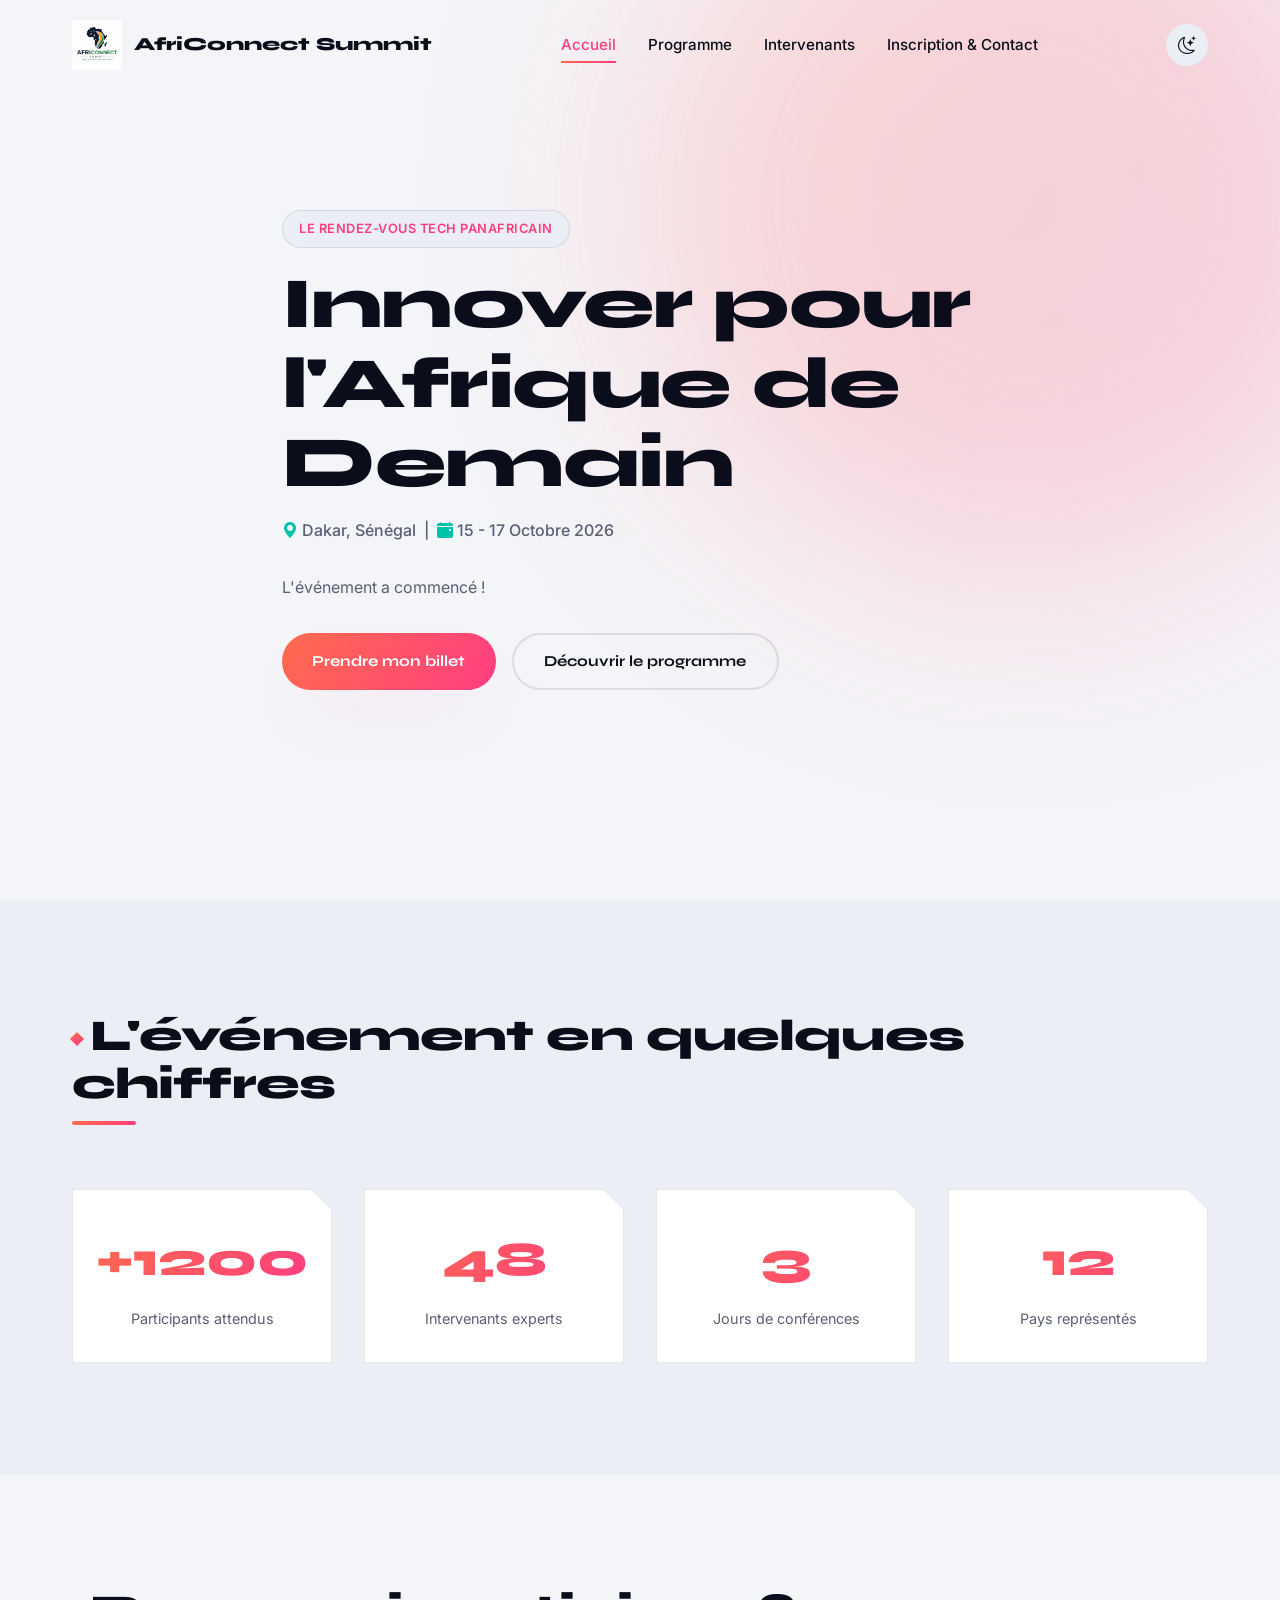
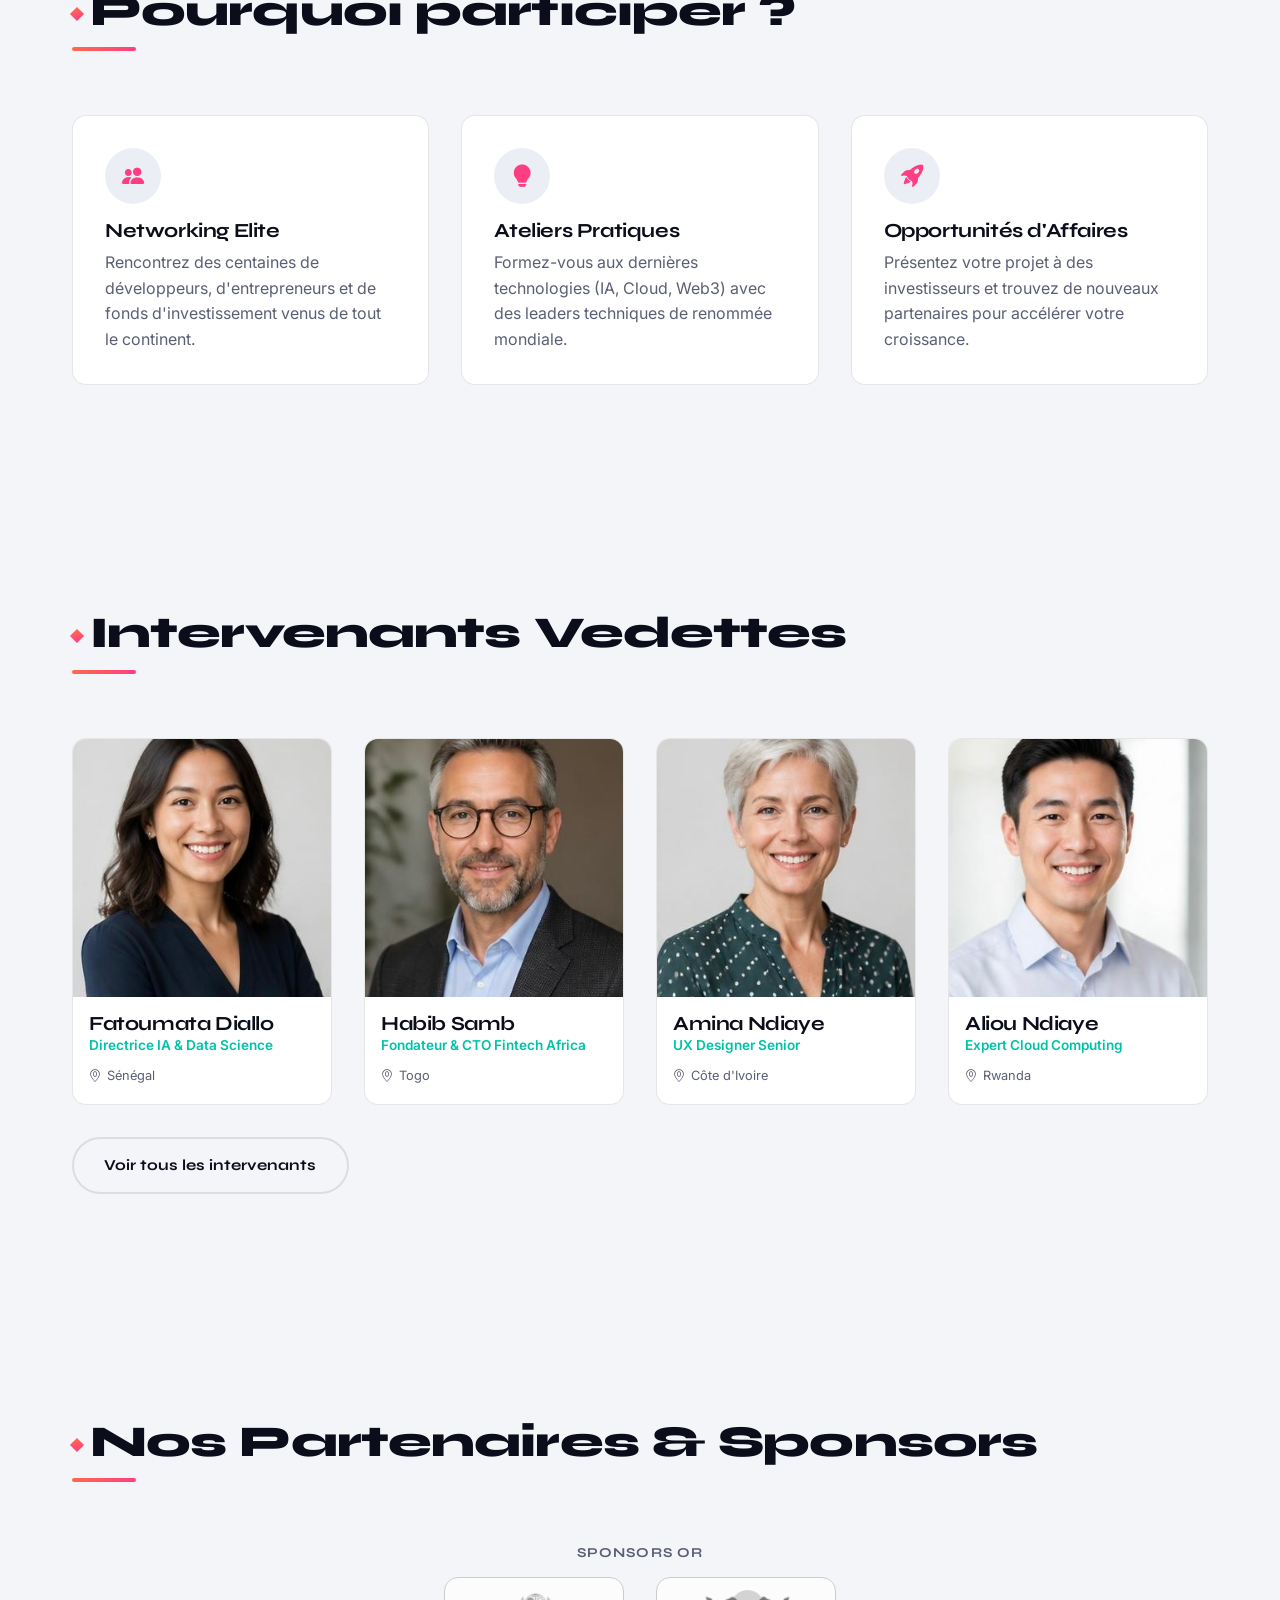
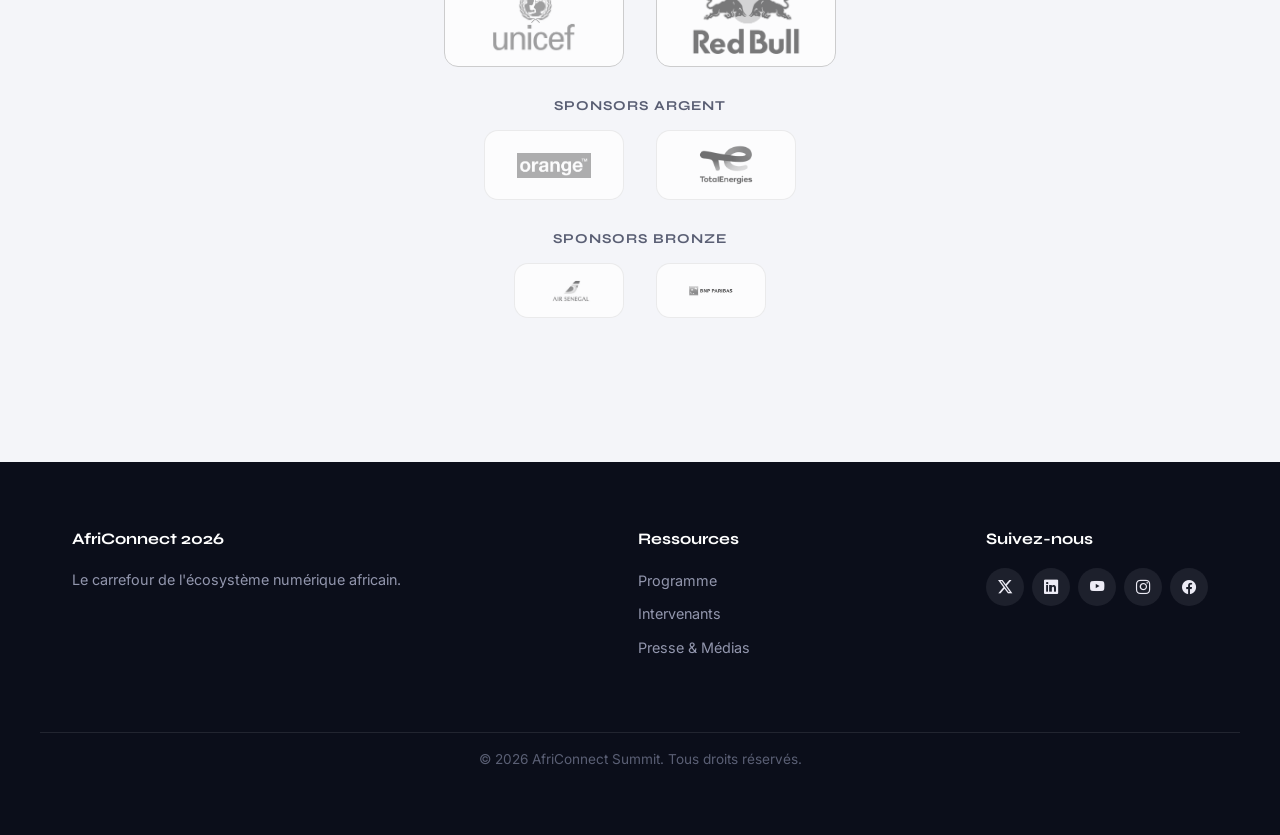
<file: index.html>
<!DOCTYPE html>
<html lang="fr" data-theme="light">
<head>
    <meta charset="UTF-8">
    <meta name="viewport" content="width=device-width, initial-scale=1.0">
    <title>AfriConnect Summit 2026 - Accueil</title>
    <link rel="preconnect" href="https://fonts.googleapis.com">
    <link rel="preconnect" href="https://fonts.gstatic.com" crossorigin>
    <link href="https://fonts.googleapis.com/css2?family=Inter:wght@300;400;500;600&family=Syne:wght@700;800&display=swap" rel="stylesheet">
    <link rel="stylesheet" href="https://cdn.jsdelivr.net/npm/bootstrap-icons@1.11.3/font/bootstrap-icons.min.css">
    <link rel="stylesheet" href="css/style.css">
</head>
<body>
    <canvas id="starfield"></canvas>

    <header class="main-header">
        <nav class="navbar" aria-label="Navigation principale">
            <a href="index.html" class="logo">
                <img
                 src="images/logo africonnect.jpeg" 
                 alt="AfriConnect Summit"
                 />
                 AfriConnect Summit
            </a>
            
            <div class="nav-links" id="navLinks">
                <a href="index.html" class="active">Accueil</a>
                <a href="programme.html">Programme</a>
                <a href="intervenants.html">Intervenants</a>
                <a href="contact.html">Inscription & Contact</a>
            </div>

            <div class="nav-actions">
                <button id="themeToggle" class="theme-btn" aria-label="Changer de thème">
                    <i class="bi bi-moon-stars"></i>
                </button>
                <button class="hamburger" id="hamburgerMenu" aria-label="Ouvrir le menu">
                    <i class="bi bi-list"></i>
                </button>
            </div>
        </nav>
    </header>

    <main>
        <section class="hero-section">
            <div class="hero-content">
                <span class="badge">Le Rendez-vous Tech Panafricain</span>
                <h1>Innover pour l'Afrique de Demain</h1>
                <p class="hero-meta"><i class="bi bi-geo-alt-fill"></i> Dakar, Sénégal &nbsp;|&nbsp; <i class="bi bi-calendar-event-fill"></i> 15 - 17 Octobre 2026</p>
                
                <div class="countdown-container" id="countdown">
                    <div class="countdown-item">
                        <span id="days">0</span>
                        <small>Jours</small>
                    </div>
                    <div class="countdown-item">
                        <span id="hours">0</span>
                        <small>Heures</small>
                    </div>
                    <div class="countdown-item">
                        <span id="minutes">0</span>
                        <small>Minutes</small>
                    </div>
                    <div class="countdown-item">
                        <span id="seconds">0</span>
                        <small>Secondes</small>
                    </div>
                </div>

                <div class="hero-ctas">
                    <a href="contact.html" class="btn btn-primary">Prendre mon billet</a>
                    <a href="programme.html" class="btn btn-secondary">Découvrir le programme</a>
                </div>
            </div>
        </section>

        <section class="stats-section section-scroll-animate">
            <div class="container">
                <h2 class="section-title">L'événement en quelques chiffres</h2>
                <div class="stats-grid">
                    <div class="stat-card">
                        <span class="stat-number" data-target="1200">+1200</span>
                        <p class="stat-label">Participants attendus</p>
                    </div>
                    <div class="stat-card">
                        <span class="stat-number" data-target="48">48</span>
                        <p class="stat-label">Intervenants experts</p>
                    </div>
                    <div class="stat-card">
                        <span class="stat-number" data-target="3">3</span>
                        <p class="stat-label">Jours de conférences</p>
                    </div>
                    <div class="stat-card">
                        <span class="stat-number" data-target="12">12</span>
                        <p class="stat-label">Pays représentés</p>
                    </div>
                </div>
            </div>
        </section>

        <section class="benefits-section section-scroll-animate">
            <div class="container">
                <h2 class="section-title">Pourquoi participer ?</h2>
                <div class="benefits-flex">
                    <div class="benefit-card">
                        <div class="benefit-icon"><i class="bi bi-people-fill"></i></div>
                        <h3>Networking Elite</h3>
                        <p>Rencontrez des centaines de développeurs, d'entrepreneurs et de fonds d'investissement venus de tout le continent.</p>
                    </div>
                    <div class="benefit-card">
                        <div class="benefit-icon"><i class="bi bi-lightbulb-fill"></i></div>
                        <h3>Ateliers Pratiques</h3>
                        <p>Formez-vous aux dernières technologies (IA, Cloud, Web3) avec des leaders techniques de renommée mondiale.</p>
                    </div>
                    <div class="benefit-card">
                        <div class="benefit-icon"><i class="bi bi-rocket-takeoff-fill"></i></div>
                        <h3>Opportunités d'Affaires</h3>
                        <p>Présentez votre projet à des investisseurs et trouvez de nouveaux partenaires pour accélérer votre croissance.</p>
                    </div>
                </div>
            </div>
        </section>

        <section class="featured-speakers section-scroll-animate">
            <div class="container">
                <h2 class="section-title">Intervenants Vedettes</h2>
                <div class="speakers-grid">

    <article class="speaker-card">
        <div class="speaker-img-wrapper">
            <img src="images/femme1.jpeg" alt="Photo de Fatoumata Diallo" loading="lazy">
        </div>
        <div class="speaker-info">
            <h3>Fatoumata Diallo</h3>
            <p class="speaker-role">Directrice IA & Data Science</p>
            <span class="speaker-country"><i class="bi bi-geo-alt"></i> Sénégal</span>
        </div>
    </article>

    <article class="speaker-card">
        <div class="speaker-img-wrapper">
            <img src="images/homme1.jpeg" alt="Photo de Habib Samb" loading="lazy">
        </div>
        <div class="speaker-info">
            <h3>Habib Samb</h3>
            <p class="speaker-role">Fondateur & CTO Fintech Africa</p>
            <span class="speaker-country"><i class="bi bi-geo-alt"></i> Togo</span>
        </div>
    </article>

    <article class="speaker-card">
        <div class="speaker-img-wrapper">
            <img src="images/femme2.jpeg" alt="Photo de Amina Ndiaye" loading="lazy">
        </div>
        <div class="speaker-info">
            <h3>Amina Ndiaye</h3>
            <p class="speaker-role">UX Designer Senior</p>
            <span class="speaker-country"><i class="bi bi-geo-alt"></i> Côte d'Ivoire</span>
        </div>
    </article>

    <article class="speaker-card">
        <div class="speaker-img-wrapper">
            <img src="images/homme2.jpeg" alt="Photo de Aliou Ndiaye" loading="lazy">
        </div>
        <div class="speaker-info">
            <h3>Aliou Ndiaye</h3>
            <p class="speaker-role">Expert Cloud Computing</p>
            <span class="speaker-country"><i class="bi bi-geo-alt"></i> Rwanda</span>
        </div>
    </article>

</div>
                    <a href="intervenants.html" class="btn btn-secondary">Voir tous les intervenants</a>
                </div>
            </div>
        </section>

        <section class="sponsors-section section-scroll-animate">
            <div class="container">
                <h2 class="section-title">Nos Partenaires & Sponsors</h2>
                
                <div class="sponsor-tier gold-tier">
                    <h3>Sponsors Or</h3>
                    <div class="sponsors-flex">
                        <div class="sponsor-logo"><img src="images/Couleur-logo-UNICEF.jpg" alt="Logo Sponsor Or 1"></div>
                        <div class="sponsor-logo"><img src="images/Red-Bull-Logo.png" alt="Logo Sponsor Or 2"></div>
                    </div>
                </div>

                <div class="sponsor-tier silver-tier">
                    <h3>Sponsors Argent</h3>
                    <div class="sponsors-flex">
                        <div class="sponsor-logo"><img src="images/logo-orange.jpg" alt="Logo Sponsor Argent 1"></div>
                        <div class="sponsor-logo"><img src="images/total-energies-logo.png" alt="Logo Sponsor Argent 2"></div>
                    </div>
                </div>

                <div class="sponsor-tier bronze-tier">
                    <h3>Sponsors Bronze</h3>
                        <div class="sponsors-flex">
                    <div class="sponsor-logo"><img src="images/Air-Senegal.jpg" alt="Logo Sponsor Bronze 1"></div>
                        
                        <div class="sponsor-logo">                             
                            <img src="images/imagesbnp.jpg" alt="Logo Sponsor Bronze 2">
                        </div>
                </div>
            </div>
        </section>
    </main>

    <footer class="main-footer">
        <div class="container footer-grid">
            <div class="footer-col">
                <h4>AfriConnect 2026</h4>
                <p>Le carrefour de l'écosystème numérique africain.</p>
            </div>
            <div class="footer-col">
                <h4>Ressources</h4>
                <ul>
                    <li><a href="programme.html">Programme</a></li>
                    <li><a href="intervenants.html">Intervenants</a></li>
                    <li><a href="contact.html">Presse & Médias</a></li>
                </ul>
            </div>
            <div class="footer-col">
                <h4>Suivez-nous</h4>
                <div class="social-links">
                    <a href="#" aria-label="Suivez-nous sur X / Twitter"><i class="bi bi-twitter-x"></i></a>
                    <a href="#" aria-label="Suivez-nous sur LinkedIn"><i class="bi bi-linkedin"></i></a>
                    <a href="#" aria-label="Suivez-nous sur YouTube"><i class="bi bi-youtube"></i></a>
                    <a href="#" aria-label="Suivez-nous sur Instagram"><i class="bi bi-instagram"></i></a>
                    <a href="#" aria-label="Suivez-nous sur Facebook"><i class="bi bi-facebook"></i></a>
                </div>
            </div>
        </div>
        <div class="footer-bottom">
            <p>&copy; <span id="currentYear"></span> AfriConnect Summit. Tous droits réservés.</p>
        </div>
        <button id="scrollTopBtn" class="scroll-top-btn" aria-label="Retourner en haut de la page">
            <i class="bi bi-arrow-up-short"></i>
        </button>
    </footer>

    <script src="js/main.js"></script>
</body>
</html>
</file>
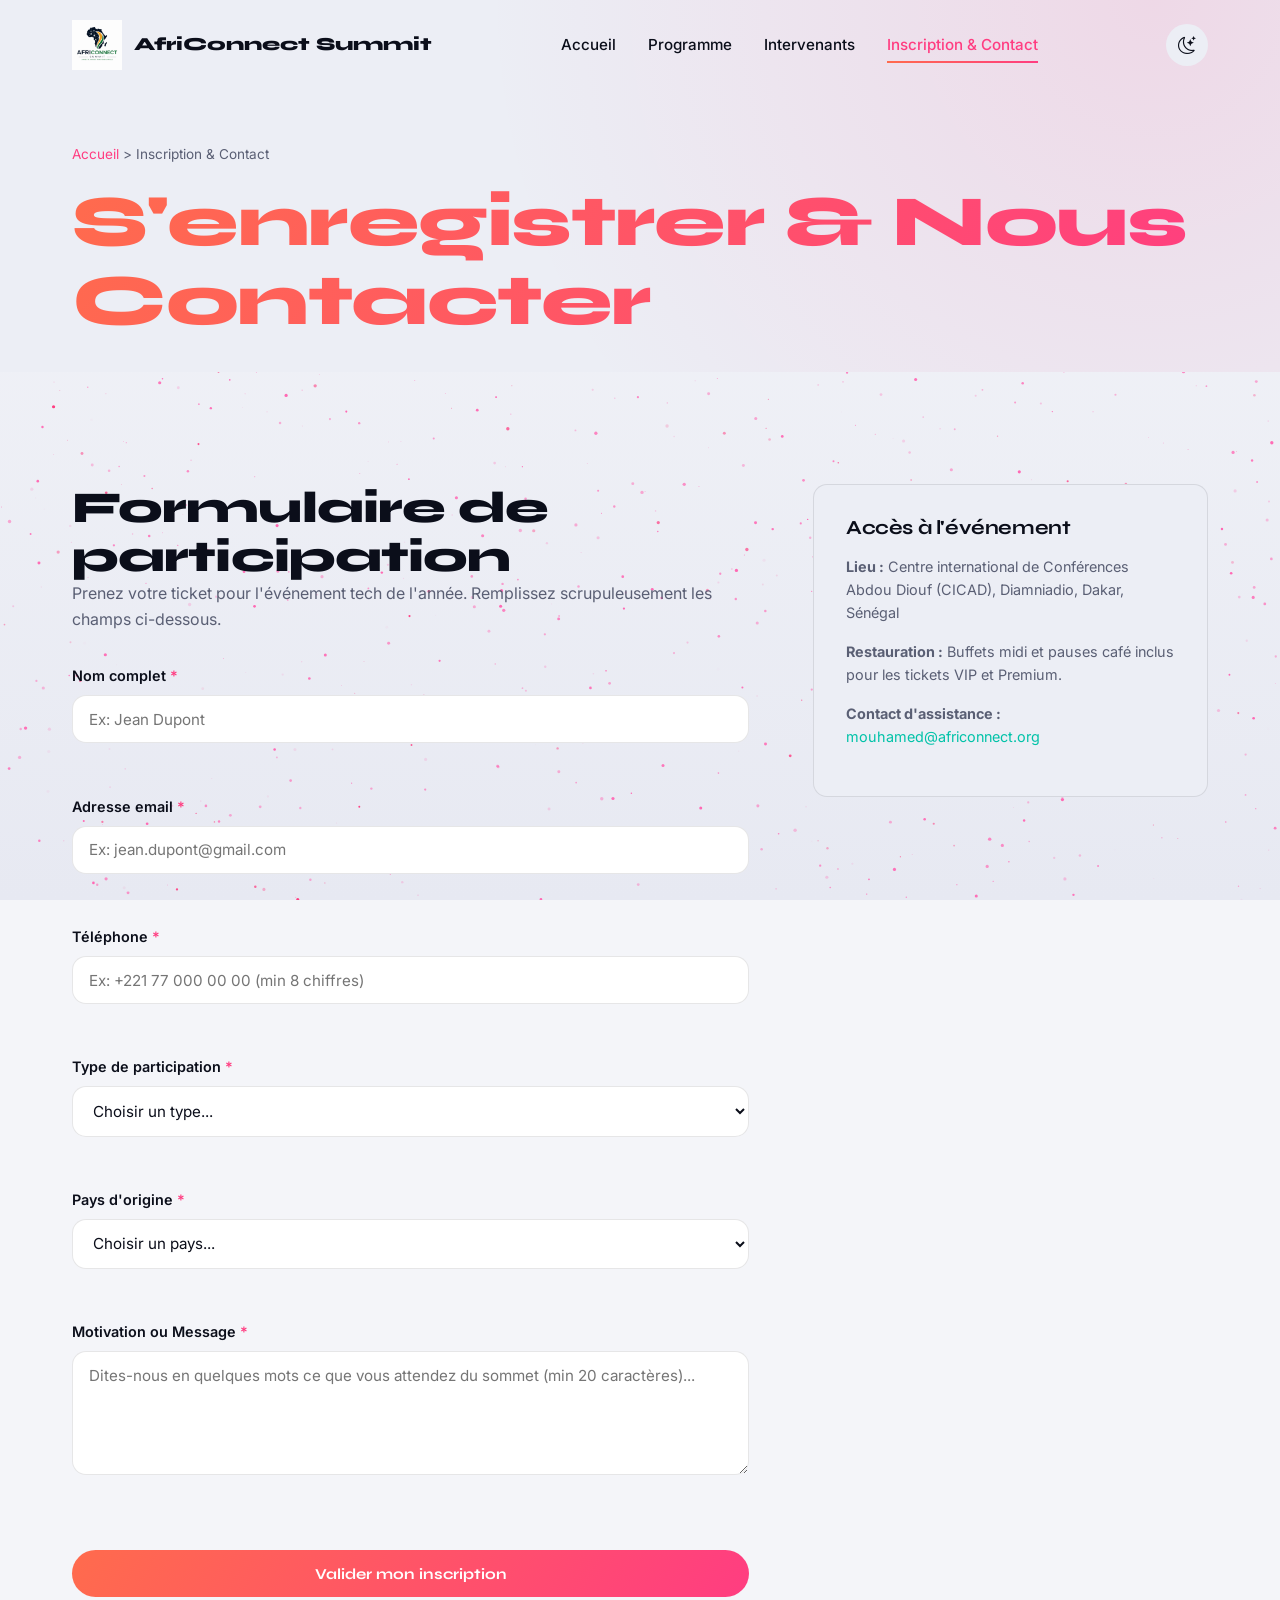
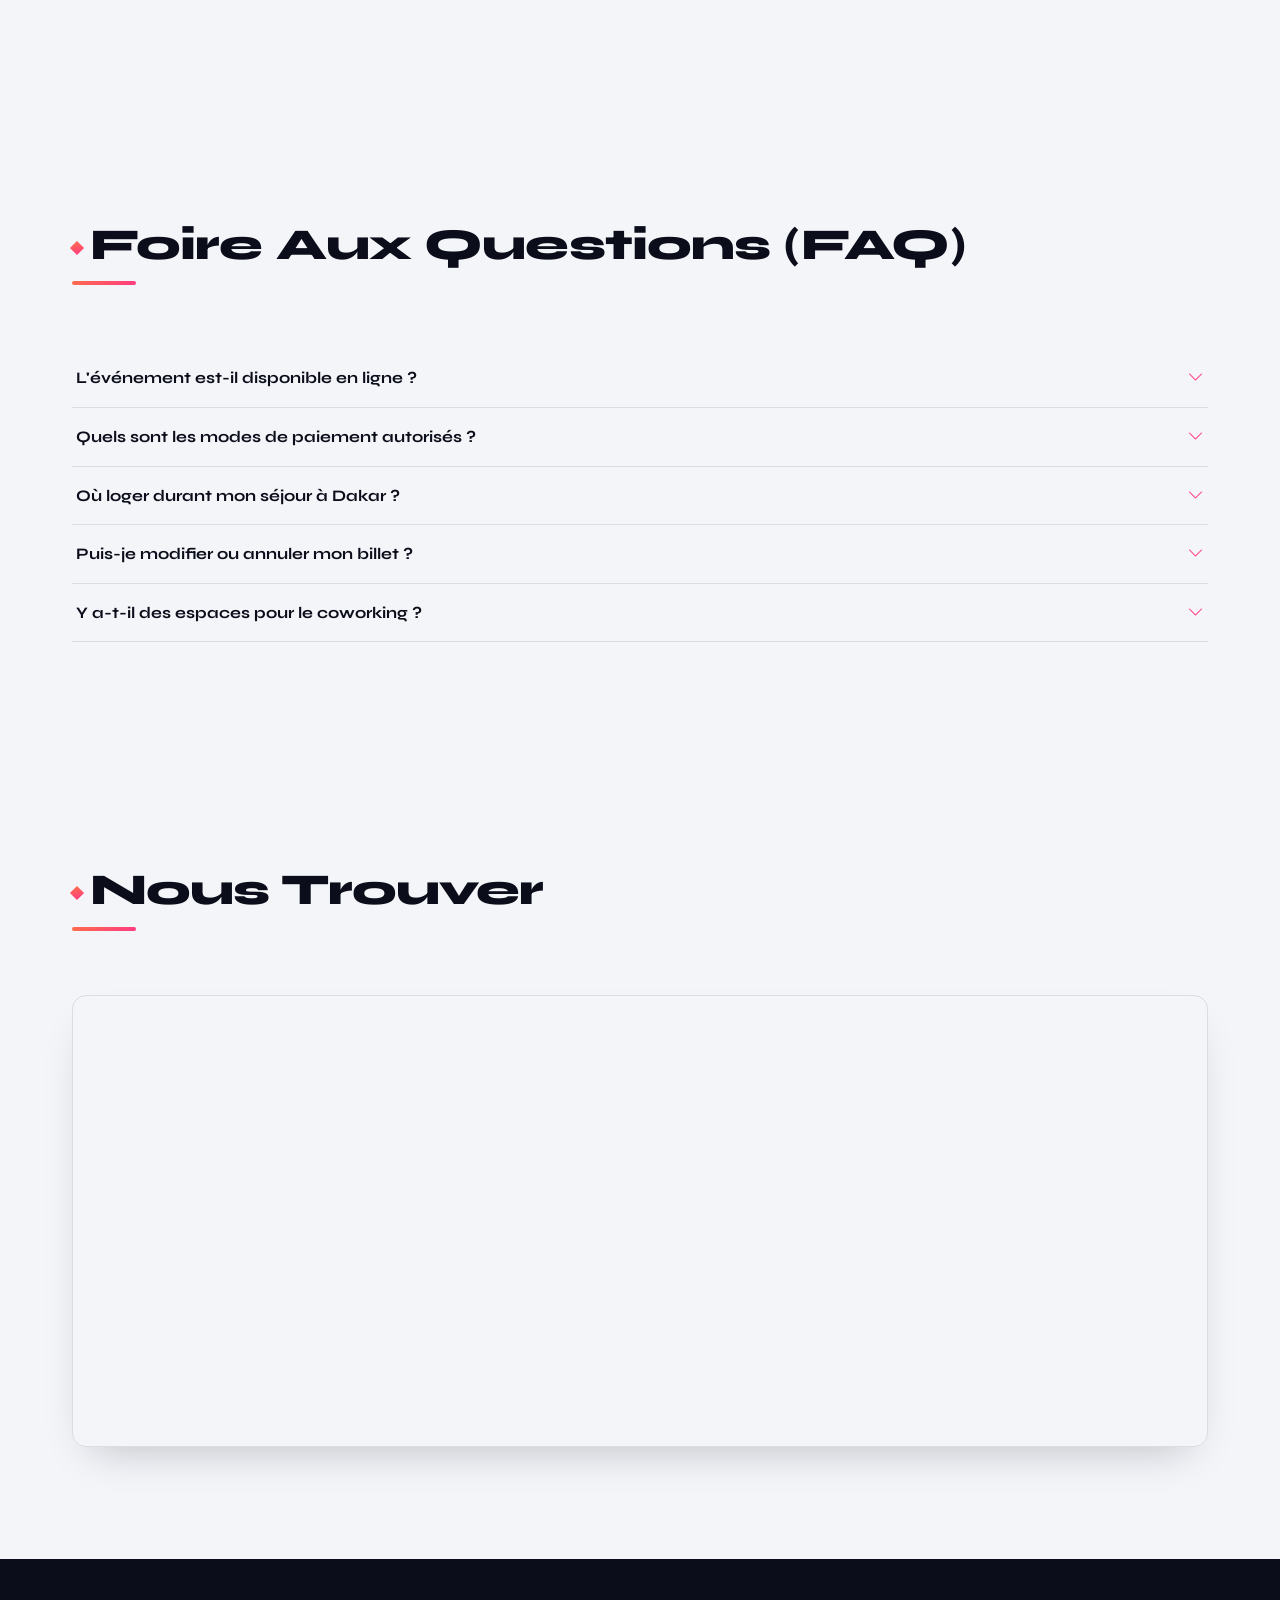
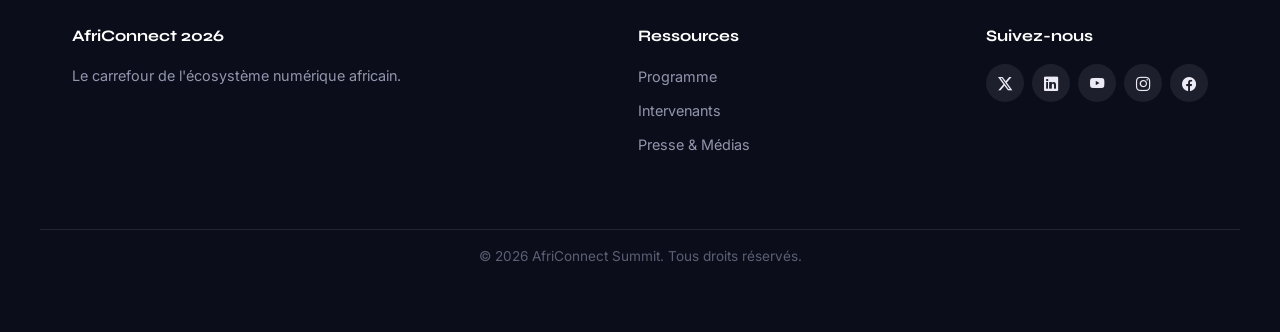
<file: contact.html>
<!doctype html>
<html lang="fr" data-theme="light">
  <head>
    <meta charset="UTF-8" />
    <meta name="viewport" content="width=device-width, initial-scale=1.0" />
    <title>Inscription & Contact - AfriConnect Summit 2026</title>
    <link rel="preconnect" href="https://fonts.googleapis.com" />
    <link rel="preconnect" href="https://fonts.gstatic.com" crossorigin />
    <link
      href="https://fonts.googleapis.com/css2?family=Inter:wght@300;400;500;600&family=Syne:wght@700;800&display=swap"
      rel="stylesheet"
    />
    <link
      rel="stylesheet"
      href="https://cdn.jsdelivr.net/npm/bootstrap-icons@1.11.3/font/bootstrap-icons.min.css"
    />
    <link rel="stylesheet" href="css/style.css" />
  </head>
  <body>
    <canvas id="starfield"></canvas>
    <header class="main-header">
      <nav class="navbar" aria-label="Navigation principale">
        <a href="index.html" class="logo">
          <img src="images/logo africonnect.jpeg" alt="AfriConnect Summit" />
          AfriConnect Summit
        </a>

        <div class="nav-links" id="navLinks">
          <a href="index.html">Accueil</a>
          <a href="programme.html">Programme</a>
          <a href="intervenants.html">Intervenants</a>
          <a href="contact.html" class="active">Inscription & Contact</a>
        </div>
        <div class="nav-actions">
          <button
            id="themeToggle"
            class="theme-btn"
            aria-label="Changer de thème"
          >
            <i class="bi bi-moon-stars"></i>
          </button>
          <button
            class="hamburger"
            id="hamburgerMenu"
            aria-label="Ouvrir le menu"
          >
            <i class="bi bi-list"></i>
          </button>
        </div>
      </nav>
    </header>

    <main>
      <section class="internal-hero">
        <div class="container">
          <nav class="breadcrumbs" aria-label="Fil d'Ariane">
            <a href="index.html">Accueil</a> &gt;
            <span aria-current="page">Inscription & Contact</span>
          </nav>
          <h1>S'enregistrer & Nous Contacter</h1>
        </div>
      </section>

      <section class="form-section section-scroll-animate">
        <div class="container flex-form-container">
          <div class="form-col-left">
            <h2>Formulaire de participation</h2>
            <p class="form-intro-text">
              Prenez votre ticket pour l'événement tech de l'année. Remplissez
              scrupuleusement les champs ci-dessous.
            </p>

            <div id="successMessage" class="alert-success">
              <i class="bi bi-check-circle-fill"></i> Votre inscription a bien
              été enregistrée ! Un email de confirmation vous a été envoyé.
            </div>

            <form id="registrationForm" novalidate>
              <div class="form-group">
                <label for="fullName"
                  >Nom complet <span class="required">*</span></label
                >
                <input
                  type="text"
                  id="fullName"
                  name="fullName"
                  placeholder="Ex: Jean Dupont"
                  required
                />
                <small class="error-msg"></small>
              </div>

              <div class="form-group">
                <label for="email"
                  >Adresse email <span class="required">*</span></label
                >
                <input
                  type="email"
                  id="email"
                  name="email"
                  placeholder="Ex: jean.dupont@gmail.com"
                  required
                />
                <small class="error-msg"></small>
              </div>

              <div class="form-group">
                <label for="phone"
                  >Téléphone <span class="required">*</span></label
                >
                <input
                  type="tel"
                  id="phone"
                  name="phone"
                  placeholder="Ex: +221 77 000 00 00 (min 8 chiffres)"
                  required
                />
                <small class="error-msg"></small>
              </div>

              <div class="form-group">
                <label for="ticketType"
                  >Type de participation <span class="required">*</span></label
                >
                <select id="ticketType" name="ticketType" required>
                  <option value="" disabled selected>Choisir un type...</option>
                  <option value="participant">Participant</option>
                  <option value="intervenant">Intervenant</option>
                  <option value="sponsor">Sponsor</option>
                  <option value="presse">Presse</option>
                </select>
                <small class="error-msg"></small>
              </div>

              <div class="form-group">
                <label for="country"
                  >Pays d'origine <span class="required">*</span></label
                >
                <select id="country" name="country" required>
                  <option value="" disabled selected>Choisir un pays...</option>
                  <option value="Senegal">Sénégal</option>
                  <option value="Cote_d_Ivoire">Côte d'Ivoire</option>
                  <option value="Togo">Togo</option>
                  <option value="Mali">Mali</option>
                  <option value="Cameroun">Cameroun</option>
                  <option value="Benin">Bénin</option>
                  <option value="Maroc">Maroc</option>
                  <option value="Gabon">Gabon</option>
                  <option value="RDC">République Démocratique du Congo</option>
                  <option value="Burkina_Faso">Burkina Faso</option>
                  <option value="Niger">Niger</option>
                  <option value="Tchad">Tchad</option>
                </select>
                <small class="error-msg"></small>
              </div>

              <div class="form-group">
                <label for="motivation"
                  >Motivation ou Message <span class="required">*</span></label
                >
                <textarea
                  id="motivation"
                  name="motivation"
                  rows="5"
                  placeholder="Dites-nous en quelques mots ce que vous attendez du sommet (min 20 caractères)..."
                  required
                ></textarea>
                <small class="error-msg"></small>
              </div>

              <button type="submit" class="btn btn-primary btn-block">
                Valider mon inscription
              </button>
            </form>
          </div>

          <div class="form-col-right">
            <div class="info-card">
              <h3>Accès à l'événement</h3>
              <p>
                <strong>Lieu :</strong> Centre international de Conférences
                Abdou Diouf (CICAD), Diamniadio, Dakar, Sénégal
              </p>
              <p>
                <strong>Restauration :</strong> Buffets midi et pauses café
                inclus pour les tickets VIP et Premium.
              </p>
              <p>
                <strong>Contact d'assistance :</strong>
                <a href="mailto:support@africonnect.org"
                  >mouhamed@africonnect.org</a
                >
              </p>
            </div>
          </div>
        </div>
      </section>

      <section class="faq-section section-scroll-animate">
        <div class="container">
          <h2 class="section-title">Foire Aux Questions (FAQ)</h2>

          <div class="accordion">
            <div class="accordion-item">
              <input type="checkbox" id="faq-1" class="accordion-toggle" />
              <label for="faq-1" class="accordion-header">
                <span>L'événement est-il disponible en ligne ?</span>
                <span class="icon"><i class="bi bi-chevron-down"></i></span>
              </label>
              <div class="accordion-content">
                <p>
                  Oui, l'ensemble des conférences majeures tenues dans
                  l'Amphithéâtre principal sera retransmis en direct et
                  disponible en replay pour tous les inscrits.
                </p>
              </div>
            </div>

            <div class="accordion-item">
              <input type="checkbox" id="faq-2" class="accordion-toggle" />
              <label for="faq-2" class="accordion-header">
                <span>Quels sont les modes de paiement autorisés ?</span>
                <span class="icon"><i class="bi bi-chevron-down"></i></span>
              </label>
              <div class="accordion-content">
                <p>
                  Nous acceptons les paiements par carte de crédit
                  internationale, mais également via les principaux systèmes
                  mobiles (Wave, Orange Money, Free Money) de la région
                  Ouest-Africaine.
                </p>
              </div>
            </div>

            <div class="accordion-item">
              <input type="checkbox" id="faq-3" class="accordion-toggle" />
              <label for="faq-3" class="accordion-header">
                <span>Où loger durant mon séjour à Dakar ?</span>
                <span class="icon"><i class="bi bi-chevron-down"></i></span>
              </label>
              <div class="accordion-content">
                <p>
                  Des hôtels partenaires à Diamniadio et Dakar-Plateau proposent
                  des réductions exclusives allant jusqu'à 30% pour tous nos
                  festivaliers disposant d'un ticket premium ou VIP.
                </p>
              </div>
            </div>

            <div class="accordion-item">
              <input type="checkbox" id="faq-4" class="accordion-toggle" />
              <label for="faq-4" class="accordion-header">
                <span>Puis-je modifier ou annuler mon billet ?</span>
                <span class="icon"><i class="bi bi-chevron-down"></i></span>
              </label>
              <div class="accordion-content">
                <p>
                  Les billets sont modifiables (changement de nom du titulaire)
                  sans frais jusqu'à 72h avant l'ouverture de l'événement. Aucun
                  remboursement n'est cependant possible.
                </p>
              </div>
            </div>

            <div class="accordion-item">
              <input type="checkbox" id="faq-5" class="accordion-toggle" />
              <label for="faq-5" class="accordion-header">
                <span>Y a-t-il des espaces pour le coworking ?</span>
                <span class="icon"><i class="bi bi-chevron-down"></i></span>
              </label>
              <div class="accordion-content">
                <p>
                  Oui ! Le hall d'exposition comporte un espace de coworking
                  équipé d'une connexion internet fibrée très haut débit,
                  ouverte à l'ensemble des participants.
                </p>
              </div>
            </div>
          </div>
        </div>
      </section>

      <section class="map-section section-scroll-animate">
        <div class="container">
          <h2 class="section-title">Nous Trouver</h2>
          <div class="map-wrapper">
            <iframe
              src="https://www.google.com/maps/embed?pb=!1m18!1m12!1m3!1d15443.513222384918!2d-17.202359!3d14.719655!2m3!1f0!2f0!3f0!3m2!1i1024!2i768!4f13.1!3m3!1m2!1s0xed017a7e8e7ffff7%3A0xe5eb6c4fe354dca8!2sCICAD%20-%20Centre%20International%20de%20Conf%C3%A9rences%20Abdou%20Diouf!5e0!3m2!1sfr!2ssn!4v1700000000000!5m2!1sfr!2ssn"
              width="100%"
              height="450"
              allowfullscreen=""
              loading="lazy"
              referrerpolicy="no-referrer-when-downgrade"
              title="Localisation du CICAD, Dakar"
            >
            </iframe>
          </div>
        </div>
      </section>
    </main>

    <footer class="main-footer">
      <div class="container footer-grid">
        <div class="footer-col">
          <h4>AfriConnect 2026</h4>
          <p>Le carrefour de l'écosystème numérique africain.</p>
        </div>
        <div class="footer-col">
          <h4>Ressources</h4>
          <ul>
            <li><a href="programme.html">Programme</a></li>
            <li><a href="intervenants.html">Intervenants</a></li>
            <li><a href="contact.html">Presse & Médias</a></li>
          </ul>
        </div>
        <div class="footer-col">
          <h4>Suivez-nous</h4>
          <div class="social-links">
            <a href="#" aria-label="Suivez-nous sur X / Twitter"
              ><i class="bi bi-twitter-x"></i
            ></a>
            <a href="#" aria-label="Suivez-nous sur LinkedIn"
              ><i class="bi bi-linkedin"></i
            ></a>
            <a href="#" aria-label="Suivez-nous sur YouTube"
              ><i class="bi bi-youtube"></i
            ></a>
            <a href="#" aria-label="Suivez-nous sur Instagram"
              ><i class="bi bi-instagram"></i
            ></a>
            <a href="#" aria-label="Suivez-nous sur Facebook"
              ><i class="bi bi-facebook"></i
            ></a>
          </div>
        </div>
      </div>
      <div class="footer-bottom">
        <p>
          &copy; <span id="currentYear"></span> AfriConnect Summit. Tous droits
          réservés.
        </p>
      </div>
      <button
        id="scrollTopBtn"
        class="scroll-top-btn"
        aria-label="Retourner en haut de la page"
      >
        <i class="bi bi-arrow-up-short"></i>
      </button>
    </footer>

    <script src="js/main.js"></script>
  </body>
</html>
</file>
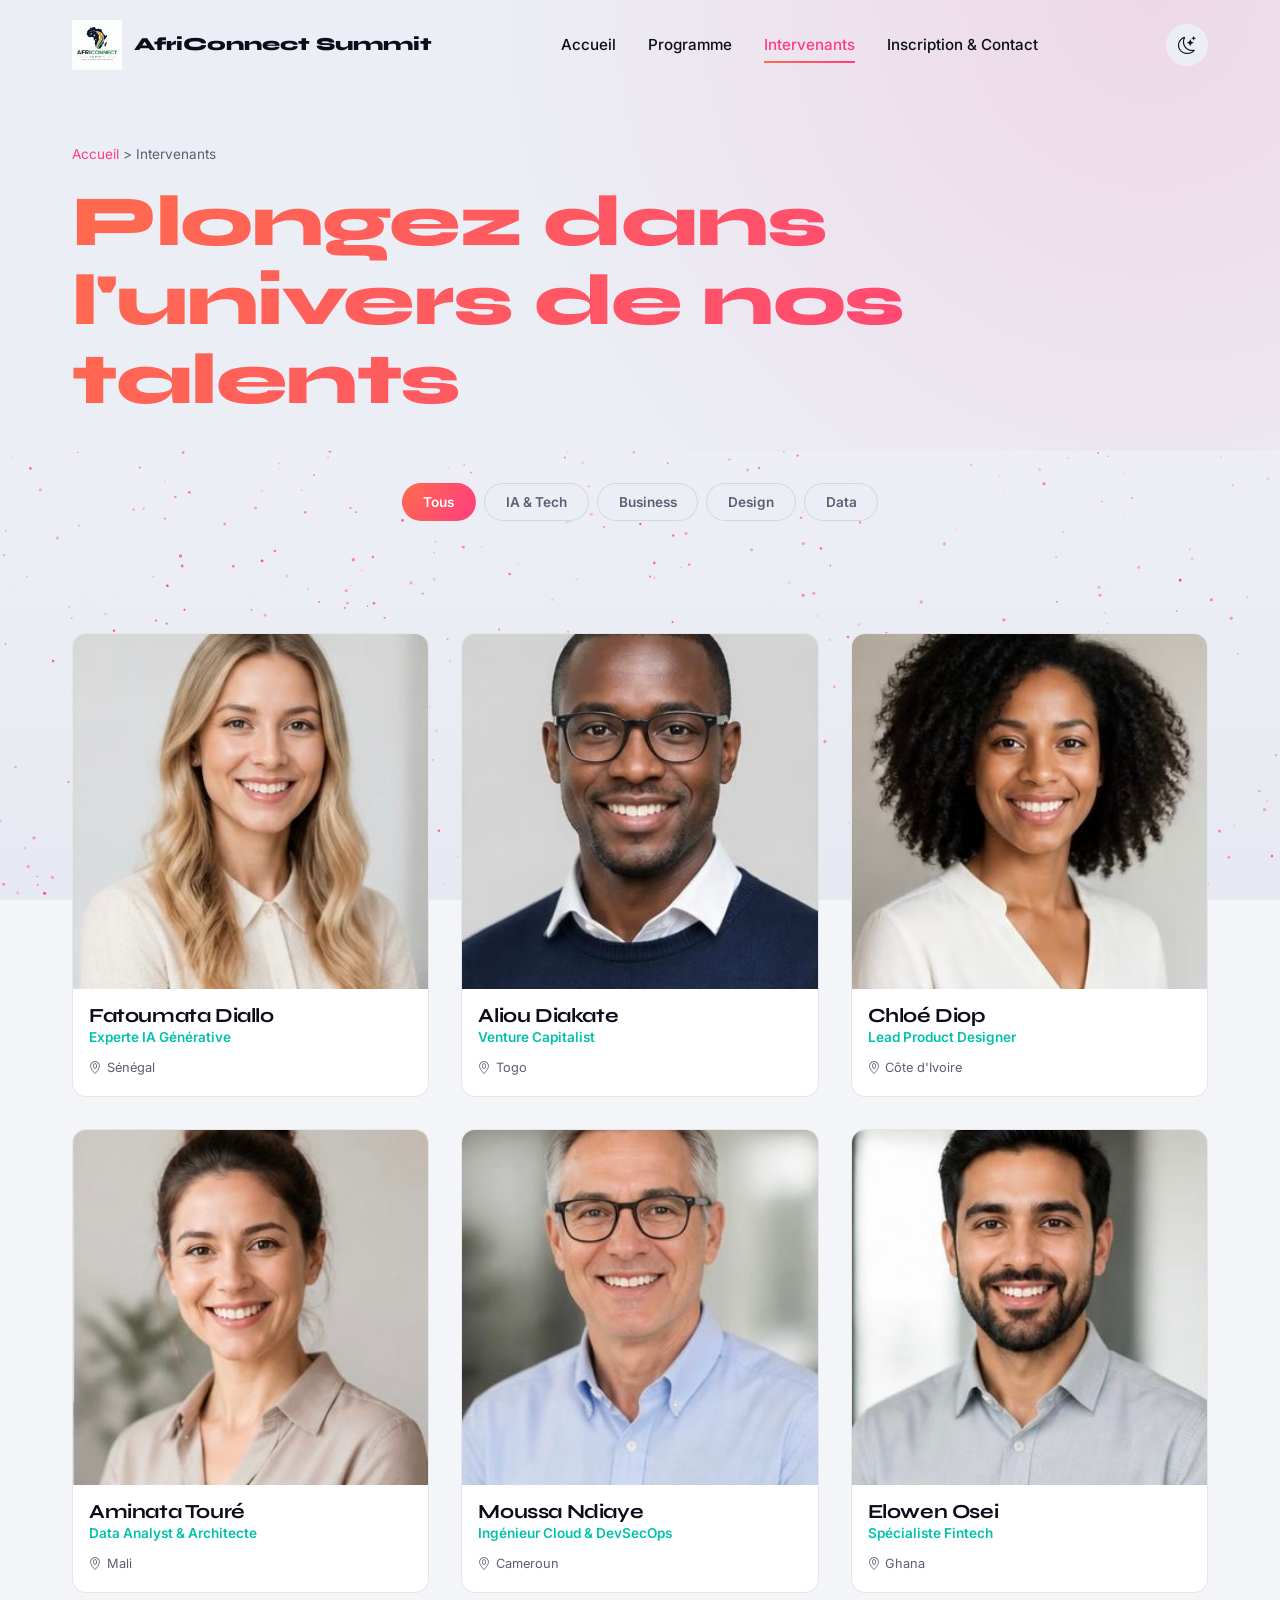
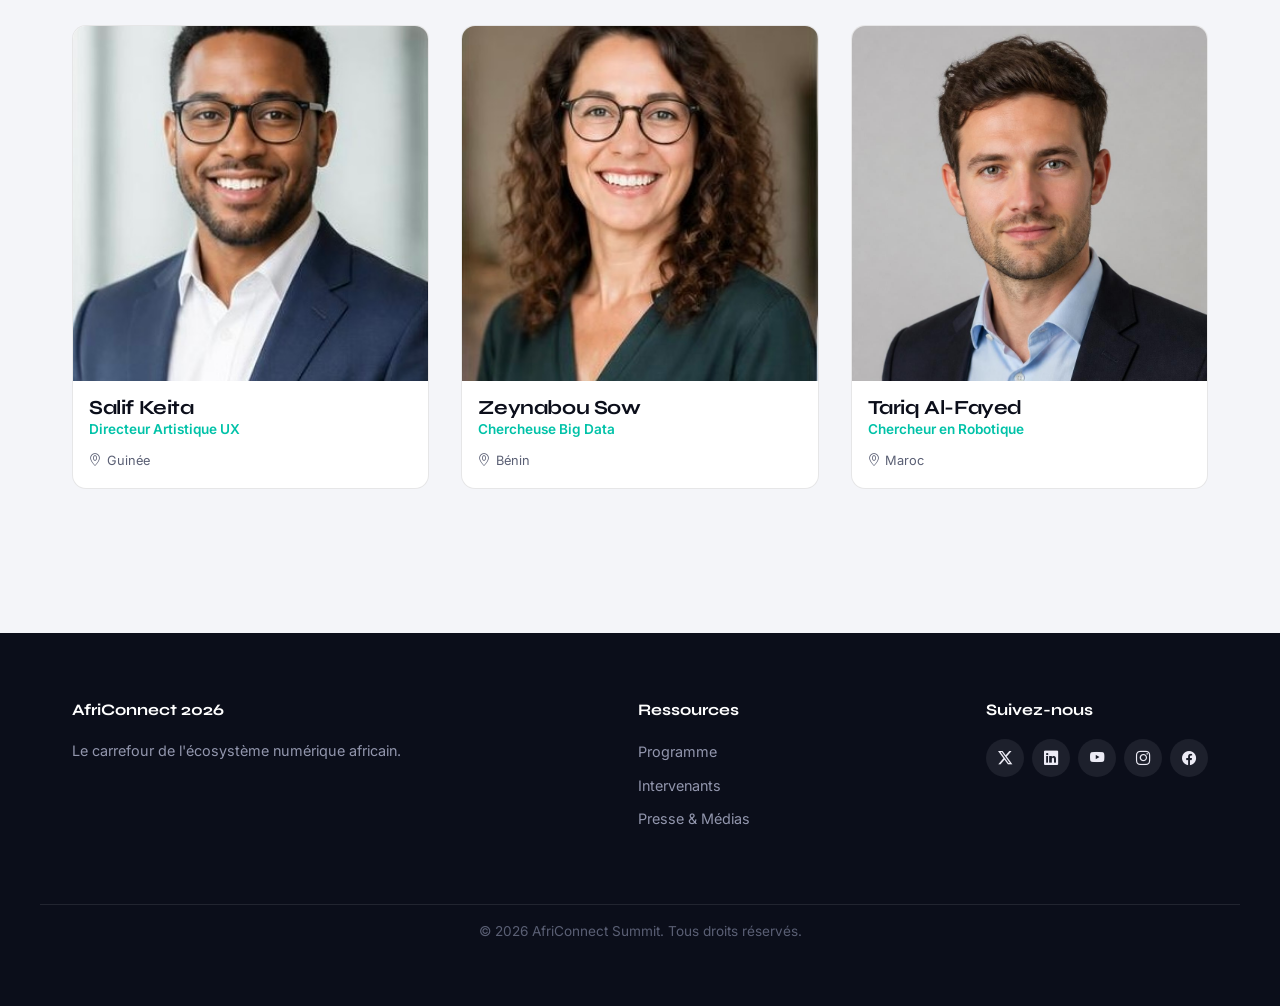
<file: intervenants.html>
<!doctype html>
<html lang="fr" data-theme="light">
  <head>
    <meta charset="UTF-8" />
    <meta name="viewport" content="width=device-width, initial-scale=1.0" />
    <title>Intervenants - AfriConnect Summit 2026</title>
    <link rel="preconnect" href="https://fonts.googleapis.com" />
    <link rel="preconnect" href="https://fonts.gstatic.com" crossorigin />
    <link
      href="https://fonts.googleapis.com/css2?family=Inter:wght@300;400;500;600&family=Syne:wght@700;800&display=swap"
      rel="stylesheet"
    />
    <link
      rel="stylesheet"
      href="https://cdn.jsdelivr.net/npm/bootstrap-icons@1.11.3/font/bootstrap-icons.min.css"
    />
    <link rel="stylesheet" href="css/style.css" />
  </head>
  <body>
    <canvas id="starfield"></canvas>
    <header class="main-header">
      <nav class="navbar" aria-label="Navigation principale">
        <a href="index.html" class="logo">
          <img src="images/logo africonnect.jpeg" alt="AfriConnect Summit" />
          AfriConnect Summit
        </a>
        <div class="nav-links" id="navLinks">
          <a href="index.html">Accueil</a>
          <a href="programme.html">Programme</a>
          <a href="intervenants.html" class="active">Intervenants</a>
          <a href="contact.html">Inscription & Contact</a>
        </div>
        <div class="nav-actions">
          <button
            id="themeToggle"
            class="theme-btn"
            aria-label="Changer de thème"
          >
            <i class="bi bi-moon-stars"></i>
          </button>
          <button
            class="hamburger"
            id="hamburgerMenu"
            aria-label="Ouvrir le menu"
          >
            <i class="bi bi-list"></i>
          </button>
        </div>
      </nav>
    </header>

    <main>
      <section class="internal-hero">
        <div class="container">
          <nav class="breadcrumbs" aria-label="Fil d'Ariane">
            <a href="index.html">Accueil</a> &gt;
            <span aria-current="page">Intervenants</span>
          </nav>
          <h1>Plongez dans l'univers de nos talents</h1>
        </div>
      </section>

      <section class="filter-section">
        <div class="container">
          <div class="filter-buttons-group">
            <button class="filter-btn active" data-category="all">Tous</button>
            <button class="filter-btn" data-category="ia">IA & Tech</button>
            <button class="filter-btn" data-category="business">
              Business
            </button>
            <button class="filter-btn" data-category="design">Design</button>
            <button class="filter-btn" data-category="data">Data</button>
          </div>
        </div>
      </section>

      <section class="speakers-section">
        <div class="container">
          <div class="speakers-main-grid" id="speakersGrid">
            <article
              class="speaker-card section-scroll-animate"
              data-category="ia"
            >
              <div class="speaker-img-wrapper">
                <img
                  src="images/femme3.jpeg"
                  alt="Fatoumata Diallo"
                  loading="lazy"
                />
              </div>
              <div class="speaker-info">
                <h3>Fatoumata Diallo</h3>
                <p class="specialty">Experte IA Générative</p>
                <span class="country"
                  ><i class="bi bi-geo-alt"></i> Sénégal</span
                >
              </div>
            </article>

            <article
              class="speaker-card section-scroll-animate"
              data-category="business"
            >
              <div class="speaker-img-wrapper">
                <img
                  src="images/homme3.jpeg"
                  alt="Aliou Diakate"
                  loading="lazy"
                />
              </div>
              <div class="speaker-info">
                <h3>Aliou Diakate</h3>
                <p class="specialty">Venture Capitalist</p>
                <span class="country"><i class="bi bi-geo-alt"></i> Togo</span>
              </div>
            </article>

            <article
              class="speaker-card section-scroll-animate"
              data-category="design"
            >
              <div class="speaker-img-wrapper">
                <img src="images/femme4.jpeg" alt="Chloé Diop" loading="lazy" />
              </div>
              <div class="speaker-info">
                <h3>Chloé Diop</h3>
                <p class="specialty">Lead Product Designer</p>
                <span class="country"
                  ><i class="bi bi-geo-alt"></i> Côte d'Ivoire</span
                >
              </div>
            </article>

            <article
              class="speaker-card section-scroll-animate"
              data-category="data"
            >
              <div class="speaker-img-wrapper">
                <img
                  src="images/femme5.jpeg"
                  alt="Aminata Touré"
                  loading="lazy"
                />
              </div>
              <div class="speaker-info">
                <h3>Aminata Touré</h3>
                <p class="specialty">Data Analyst & Architecte</p>
                <span class="country"><i class="bi bi-geo-alt"></i> Mali</span>
              </div>
            </article>

            <article
              class="speaker-card section-scroll-animate"
              data-category="ia"
            >
              <div class="speaker-img-wrapper">
                <img
                  src="images/homme4.jpeg"
                  alt="Moussa Ndiaye"
                  loading="lazy"
                />
              </div>
              <div class="speaker-info">
                <h3>Moussa Ndiaye</h3>
                <p class="specialty">Ingénieur Cloud & DevSecOps</p>
                <span class="country"
                  ><i class="bi bi-geo-alt"></i> Cameroun</span
                >
              </div>
            </article>

            <article
              class="speaker-card section-scroll-animate"
              data-category="business"
            >
              <div class="speaker-img-wrapper">
                <img
                  src="images/homme5.jpeg"
                  alt="Elowen Osei"
                  loading="lazy"
                />
              </div>
              <div class="speaker-info">
                <h3>Elowen Osei</h3>
                <p class="specialty">Spécialiste Fintech</p>
                <span class="country"><i class="bi bi-geo-alt"></i> Ghana</span>
              </div>
            </article>

            <article
              class="speaker-card section-scroll-animate"
              data-category="design"
            >
              <div class="speaker-img-wrapper">
                <img
                  src="images/homme6.jpeg"
                  alt="Salif Keita"
                  loading="lazy"
                />
              </div>
              <div class="speaker-info">
                <h3>Salif Keita</h3>
                <p class="specialty">Directeur Artistique UX</p>
                <span class="country"
                  ><i class="bi bi-geo-alt"></i> Guinée</span
                >
              </div>
            </article>

            <article
              class="speaker-card section-scroll-animate"
              data-category="data"
            >
              <div class="speaker-img-wrapper">
                <img
                  src="images/femme6.jpeg"
                  alt="Zeynabou Sow"
                  loading="lazy"
                />
              </div>
              <div class="speaker-info">
                <h3>Zeynabou Sow</h3>
                <p class="specialty">Chercheuse Big Data</p>
                <span class="country"><i class="bi bi-geo-alt"></i> Bénin</span>
              </div>
            </article>

            <article
              class="speaker-card section-scroll-animate"
              data-category="ia"
            >
              <div class="speaker-img-wrapper">
                <img
                  src="images/homme7.jpeg"
                  alt="Tariq Al-Fayed"
                  loading="lazy"
                />
              </div>
              <div class="speaker-info">
                <h3>Tariq Al-Fayed</h3>
                <p class="specialty">Chercheur en Robotique</p>
                <span class="country"><i class="bi bi-geo-alt"></i> Maroc</span>
              </div>
            </article>
          </div>
        </div>
      </section>
    </main>

    <footer class="main-footer">
      <div class="container footer-grid">
        <div class="footer-col">
          <h4>AfriConnect 2026</h4>
          <p>Le carrefour de l'écosystème numérique africain.</p>
        </div>
        <div class="footer-col">
          <h4>Ressources</h4>
          <ul>
            <li><a href="programme.html">Programme</a></li>
            <li><a href="intervenants.html">Intervenants</a></li>
            <li><a href="contact.html">Presse & Médias</a></li>
          </ul>
        </div>
        <div class="footer-col">
          <h4>Suivez-nous</h4>
          <div class="social-links">
            <a href="#" aria-label="Suivez-nous sur X / Twitter"
              ><i class="bi bi-twitter-x"></i
            ></a>
            <a href="#" aria-label="Suivez-nous sur LinkedIn"
              ><i class="bi bi-linkedin"></i
            ></a>
            <a href="#" aria-label="Suivez-nous sur YouTube"
              ><i class="bi bi-youtube"></i
            ></a>
            <a href="#" aria-label="Suivez-nous sur Instagram"
              ><i class="bi bi-instagram"></i
            ></a>
            <a href="#" aria-label="Suivez-nous sur Facebook"
              ><i class="bi bi-facebook"></i
            ></a>
          </div>
        </div>
      </div>
      <div class="footer-bottom">
        <p>
          &copy; <span id="currentYear"></span> AfriConnect Summit. Tous droits
          réservés.
        </p>
      </div>
      <button
        id="scrollTopBtn"
        class="scroll-top-btn"
        aria-label="Retourner en haut de la page"
      >
        <i class="bi bi-arrow-up-short"></i>
      </button>
    </footer>

    <script src="js/main.js"></script>
  </body>
</html>
</file>
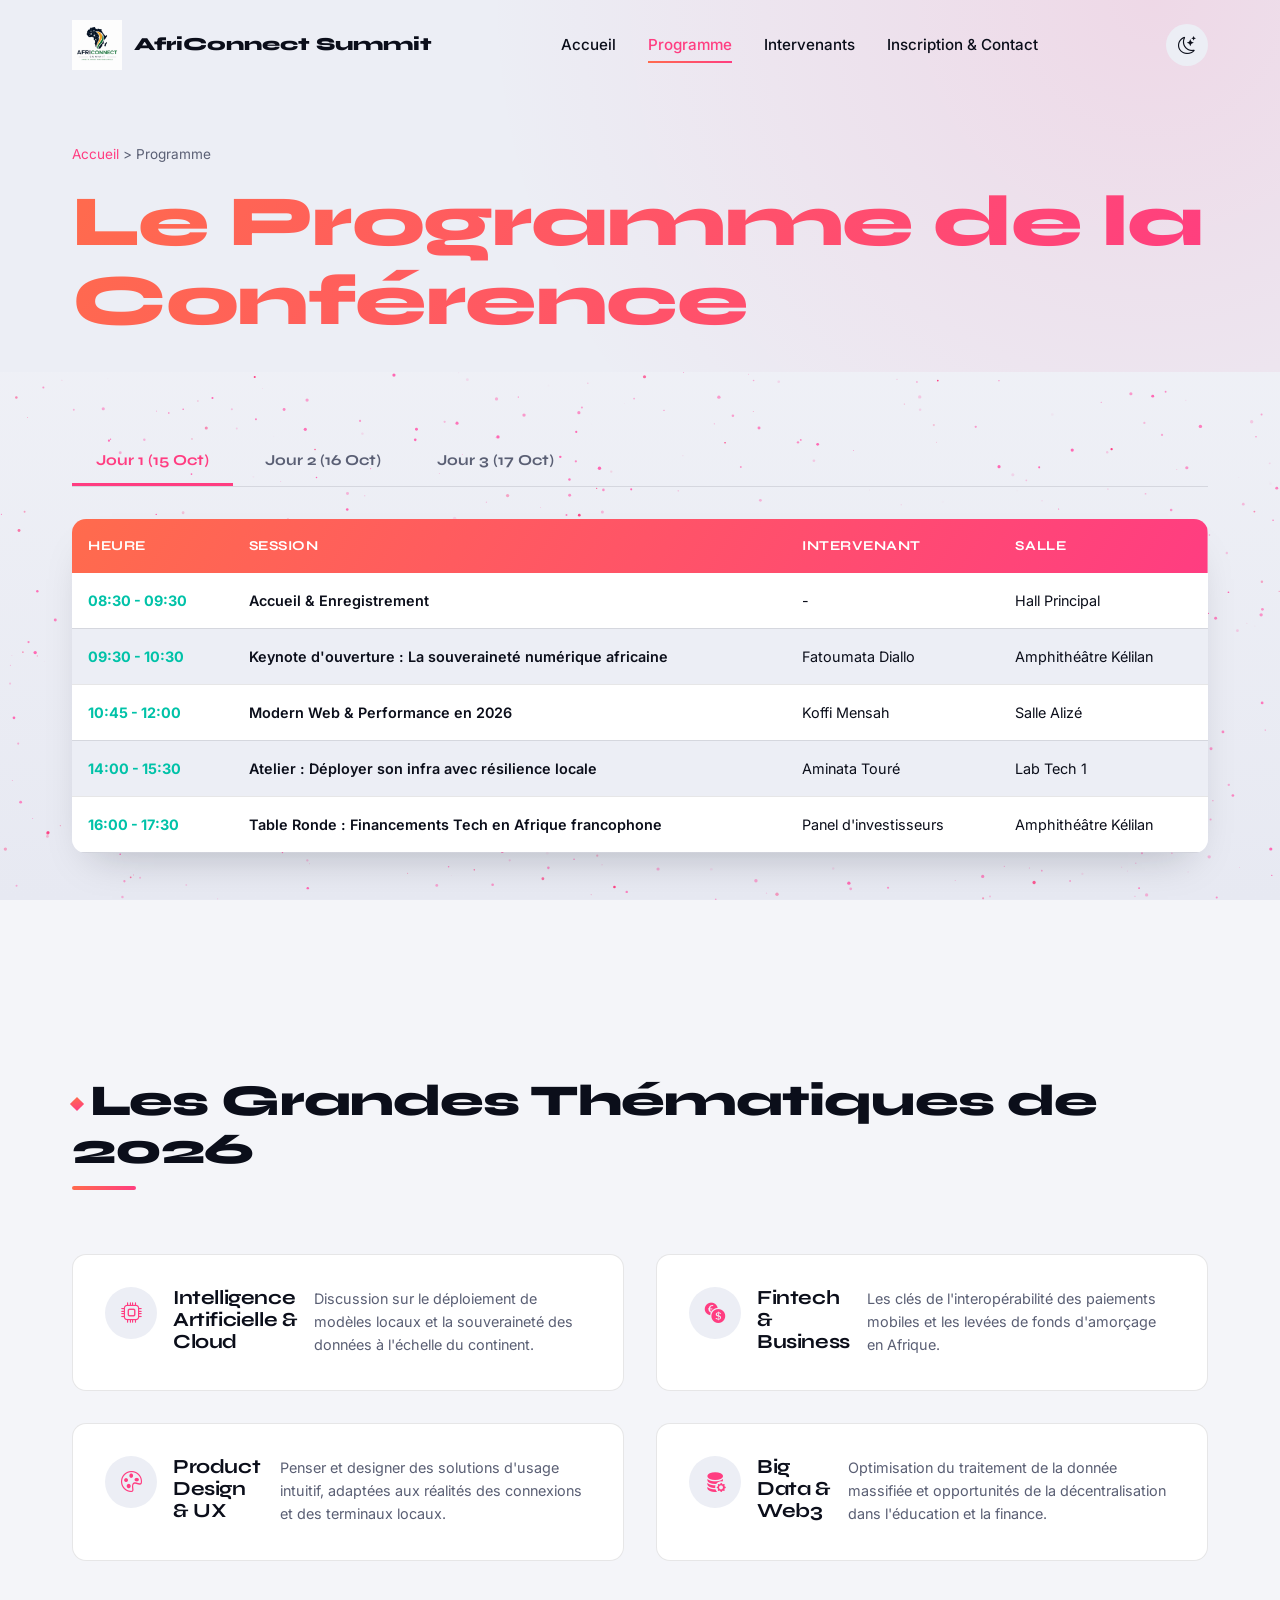
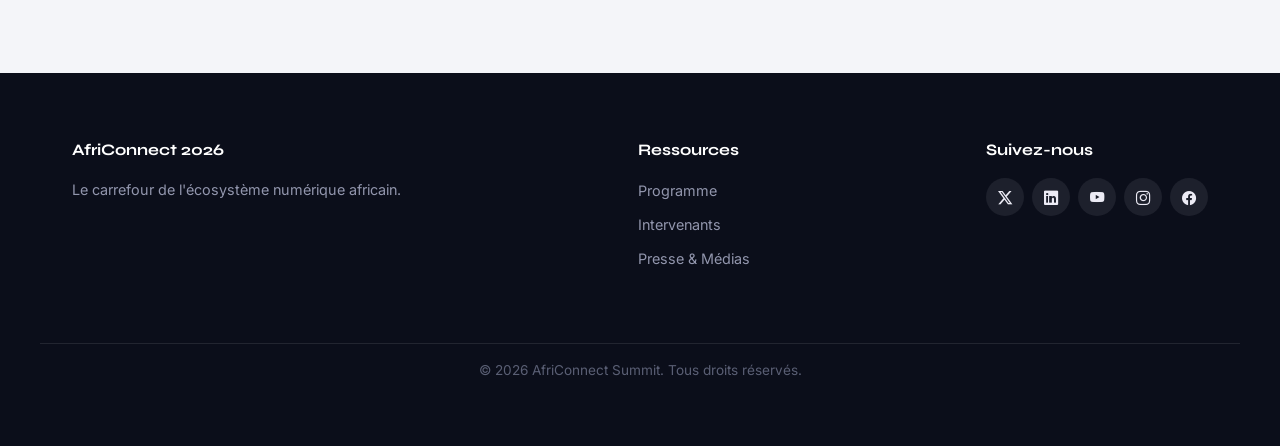
<file: programme.html>
<!doctype html>
<html lang="fr" data-theme="light">
  <head>
    <meta charset="UTF-8" />
    <meta name="viewport" content="width=device-width, initial-scale=1.0" />
    <title>Programme - AfriConnect Summit 2026</title>
    <link rel="preconnect" href="https://fonts.googleapis.com" />
    <link rel="preconnect" href="https://fonts.gstatic.com" crossorigin />
    <link
      href="https://fonts.googleapis.com/css2?family=Inter:wght@300;400;500;600&family=Syne:wght@700;800&display=swap"
      rel="stylesheet"
    />
    <link
      rel="stylesheet"
      href="https://cdn.jsdelivr.net/npm/bootstrap-icons@1.11.3/font/bootstrap-icons.min.css"
    />
    <link rel="stylesheet" href="css/style.css" />
  </head>
  <body>
    <canvas id="starfield"></canvas>
    <header class="main-header">
      <nav class="navbar" aria-label="Navigation principale">
        <a href="index.html" class="logo">
          <img src="images/logo africonnect.jpeg" alt="AfriConnect Summit" />
          AfriConnect Summit
        </a>

        <div class="nav-links" id="navLinks">
          <a href="index.html">Accueil</a>
          <a href="programme.html" class="active">Programme</a>
          <a href="intervenants.html">Intervenants</a>
          <a href="contact.html">Inscription & Contact</a>
        </div>
        <div class="nav-actions">
          <button
            id="themeToggle"
            class="theme-btn"
            aria-label="Changer de thème"
          >
            <i class="bi bi-moon-stars"></i>
          </button>
          <button
            class="hamburger"
            id="hamburgerMenu"
            aria-label="Ouvrir le menu"
          >
            <i class="bi bi-list"></i>
          </button>
        </div>
      </nav>
    </header>

    <main>
      <section class="internal-hero">
        <div class="container">
          <nav class="breadcrumbs" aria-label="Fil d'Ariane">
            <a href="index.html">Accueil</a> &gt;
            <span aria-current="page">Programme</span>
          </nav>
          <h1>Le Programme de la Conférence</h1>
        </div>
      </section>

      <section class="schedule-section">
        <div class="container">
          <div
            class="tabs-container"
            role="tablist"
            aria-label="Planning de l'événement"
          >
            <button
              class="tab-btn active"
              role="tab"
              aria-selected="true"
              aria-controls="day1-panel"
              id="day1-tab"
            >
              Jour 1 (15 Oct)
            </button>
            <button
              class="tab-btn"
              role="tab"
              aria-selected="false"
              aria-controls="day2-panel"
              id="day2-tab"
            >
              Jour 2 (16 Oct)
            </button>
            <button
              class="tab-btn"
              role="tab"
              aria-selected="false"
              aria-controls="day3-panel"
              id="day3-tab"
            >
              Jour 3 (17 Oct)
            </button>
          </div>

          <div
            class="tab-panel active"
            id="day1-panel"
            role="tabpanel"
            aria-labelledby="day1-tab"
          >
            <table class="schedule-table">
              <thead>
                <tr>
                  <th>Heure</th>
                  <th>Session</th>
                  <th>Intervenant</th>
                  <th>Salle</th>
                </tr>
              </thead>
              <tbody>
                <tr>
                  <td class="time">08:30 - 09:30</td>
                  <td class="session-title">Accueil & Enregistrement</td>
                  <td>-</td>
                  <td>Hall Principal</td>
                </tr>
                <tr>
                  <td class="time">09:30 - 10:30</td>
                  <td class="session-title">
                    Keynote d'ouverture : La souveraineté numérique africaine
                  </td>
                  <td>Fatoumata Diallo</td>
                  <td>Amphithéâtre Kélilan</td>
                </tr>
                <tr>
                  <td class="time">10:45 - 12:00</td>
                  <td class="session-title">
                    Modern Web & Performance en 2026
                  </td>
                  <td>Koffi Mensah</td>
                  <td>Salle Alizé</td>
                </tr>
                <tr>
                  <td class="time">14:00 - 15:30</td>
                  <td class="session-title">
                    Atelier : Déployer son infra avec résilience locale
                  </td>
                  <td>Aminata Touré</td>
                  <td>Lab Tech 1</td>
                </tr>
                <tr>
                  <td class="time">16:00 - 17:30</td>
                  <td class="session-title">
                    Table Ronde : Financements Tech en Afrique francophone
                  </td>
                  <td>Panel d'investisseurs</td>
                  <td>Amphithéâtre Kélilan</td>
                </tr>
              </tbody>
            </table>
          </div>

          <div
            class="tab-panel"
            id="day2-panel"
            role="tabpanel"
            aria-labelledby="day2-tab"
            hidden
          >
            <table class="schedule-table">
              <thead>
                <tr>
                  <th>Heure</th>
                  <th>Session</th>
                  <th>Intervenant</th>
                  <th>Salle</th>
                </tr>
              </thead>
              <tbody>
                <tr>
                  <td class="time">09:00 - 10:30</td>
                  <td class="session-title">
                    Intégrer les LLMs dans des environnements contraints
                  </td>
                  <td>Moussa Ndiaye</td>
                  <td>Amphithéâtre Kélilan</td>
                </tr>

                <tr>
                  <td class="time">10:45 - 12:00</td>
                  <td class="session-title">
                    Cybersécurité des entreprises africaines
                  </td>
                  <td>Fatoumata Diallo</td>
                  <td>Salle Alizé</td>
                </tr>

                <tr>
                  <td class="time">13:30 - 14:30</td>
                  <td class="session-title">Créer une Startup Tech rentable</td>
                  <td>Koffi Mensah</td>
                  <td>Lab Innovation</td>
                </tr>

                <tr>
                  <td class="time">15:00 - 16:00</td>
                  <td class="session-title">Cloud Computing et DevOps</td>
                  <td>Jean Bosco</td>
                  <td>Salle Baobab</td>
                </tr>

                <tr>
                  <td class="time">16:30 - 17:30</td>
                  <td class="session-title">Networking & Pitch Startups</td>
                  <td>Panel</td>
                  <td>Hall Principal</td>
                </tr>
              </tbody>
            </table>
          </div>

          <div
            class="tab-panel"
            id="day3-panel"
            role="tabpanel"
            aria-labelledby="day3-tab"
            hidden
          >
            <table class="schedule-table">
              <thead>
                <tr>
                  <th>Heure</th>
                  <th>Session</th>
                  <th>Intervenant</th>
                  <th>Salle</th>
                </tr>
              </thead>
              <tbody>
                <tr>
                  <td class="time">09:00 - 10:00</td>
                  <td class="session-title">Design Thinking</td>
                  <td>Chloé Diop</td>
                  <td>Salle Alizé</td>
                </tr>

                <tr>
                  <td class="time">10:15 - 11:30</td>
                  <td class="session-title">UI/UX Inclusive</td>
                  <td>Amina Ndiaye</td>
                  <td>Salle Innovation</td>
                </tr>

                <tr>
                  <td class="time">11:45 - 12:45</td>
                  <td class="session-title">Data Science pour l'Afrique</td>
                  <td>Fatoumata Diallo</td>
                  <td>Amphithéâtre</td>
                </tr>

                <tr>
                  <td class="time">14:00 - 15:30</td>
                  <td class="session-title">Blockchain & Finance</td>
                  <td>Koffi Mensah</td>
                  <td>Lab Tech</td>
                </tr>

                <tr>
                  <td class="time">16:00 - 17:00</td>
                  <td class="session-title">Clôture Officielle</td>
                  <td>Organisation</td>
                  <td>Hall Principal</td>
                </tr>
              </tbody>
            </table>
          </div>
        </div>
      </section>

      <section class="topics-section section-scroll-animate">
        <div class="container">
          <h2 class="section-title">Les Grandes Thématiques de 2026</h2>
          <div class="topics-grid">
            <div class="topic-card">
              <div class="topic-icon"><i class="bi bi-cpu"></i></div>
              <h3>Intelligence Artificielle & Cloud</h3>
              <p>
                Discussion sur le déploiement de modèles locaux et la
                souveraineté des données à l'échelle du continent.
              </p>
            </div>
            <div class="topic-card">
              <div class="topic-icon">
                <i class="bi bi-currency-exchange"></i>
              </div>
              <h3>Fintech & Business</h3>
              <p>
                Les clés de l'interopérabilité des paiements mobiles et les
                levées de fonds d'amorçage en Afrique.
              </p>
            </div>
            <div class="topic-card">
              <div class="topic-icon"><i class="bi bi-palette"></i></div>
              <h3>Product Design & UX</h3>
              <p>
                Penser et designer des solutions d'usage intuitif, adaptées aux
                réalités des connexions et des terminaux locaux.
              </p>
            </div>
            <div class="topic-card">
              <div class="topic-icon">
                <i class="bi bi-database-fill-gear"></i>
              </div>
              <h3>Big Data & Web3</h3>
              <p>
                Optimisation du traitement de la donnée massifiée et
                opportunités de la décentralisation dans l'éducation et la
                finance.
              </p>
            </div>
          </div>
        </div>
      </section>
    </main>

    <footer class="main-footer">
      <div class="container footer-grid">
        <div class="footer-col">
          <h4>AfriConnect 2026</h4>
          <p>Le carrefour de l'écosystème numérique africain.</p>
        </div>
        <div class="footer-col">
          <h4>Ressources</h4>
          <ul>
            <li><a href="programme.html">Programme</a></li>
            <li><a href="intervenants.html">Intervenants</a></li>
            <li><a href="contact.html">Presse & Médias</a></li>
          </ul>
        </div>
        <div class="footer-col">
          <h4>Suivez-nous</h4>
          <div class="social-links">
            <a href="#" aria-label="Suivez-nous sur X / Twitter"
              ><i class="bi bi-twitter-x"></i
            ></a>
            <a href="#" aria-label="Suivez-nous sur LinkedIn"
              ><i class="bi bi-linkedin"></i
            ></a>
            <a href="#" aria-label="Suivez-nous sur YouTube"
              ><i class="bi bi-youtube"></i
            ></a>
            <a href="#" aria-label="Suivez-nous sur Instagram"
              ><i class="bi bi-instagram"></i
            ></a>
            <a href="#" aria-label="Suivez-nous sur Facebook"
              ><i class="bi bi-facebook"></i
            ></a>
          </div>
        </div>
      </div>
      <div class="footer-bottom">
        <p>
          &copy; <span id="currentYear"></span> AfriConnect Summit. Tous droits
          réservés.
        </p>
      </div>
      <button
        id="scrollTopBtn"
        class="scroll-top-btn"
        aria-label="Retourner en haut de la page"
      >
        <i class="bi bi-arrow-up-short"></i>
      </button>
    </footer>

    <script src="js/main.js"></script>
  </body>
</html>
</file>
<file: css/style.css>
/* ==========================================================================
   AFRICONNECT SUMMIT 2026 — style.css
   Thème : "Coucher de soleil sur l'Atlantique / Nuit du Sahel"
   Palette : indigo profond, dégradé corail → magenta, turquoise lagune
   Polices : Syne (display) + Inter (texte courant)
   ========================================================================== */

/* --------------------------------------------------------------------------
   1. RESET & BASE
   -------------------------------------------------------------------------- */
*,
*::before,
*::after {
  box-sizing: border-box;
  margin: 0;
  padding: 0;
}

html {
  scroll-behavior: smooth;
}

@media (prefers-reduced-motion: reduce) {
  html {
    scroll-behavior: auto;
  }
  *,
  *::before,
  *::after {
    animation-duration: 0.01ms !important;
    animation-iteration-count: 1 !important;
    transition-duration: 0.01ms !important;
  }
}

img {
  max-width: 100%;
  display: block;
}

a {
  text-decoration: none;
  color: inherit;
}

button {
  font-family: inherit;
  cursor: pointer;
  border: none;
  background: none;
}

ul {
  list-style: none;
}

/* --------------------------------------------------------------------------
   2. VARIABLES CSS — palette, typographie, espacements, rayons
   -------------------------------------------------------------------------- */
:root {
  /* Couleurs de base — "Nuit du Sahel" / "Brume de l'Harmattan" */
  --clr-ink: #0b0e1a;
  --clr-paper: #f4f5f9;

  /* Accent signature — dégradé coucher de soleil */
  --clr-sunset-1: #ff6b4d;
  --clr-sunset-2: #ff3d81;
  --gradient-sunset: linear-gradient(
    120deg,
    var(--clr-sunset-1),
    var(--clr-sunset-2)
  );

  /* Accent secondaire — lagune */
  --clr-teal: #00c2a8;

  /* Accent tertiaire — sponsors Or (usage restreint) */
  --clr-gold: #f4b740;

  /* Rôles sémantiques (basculent en dark mode) */
  --bg: var(--clr-paper);
  --bg-alt: #eceef5;
  --surface: #ffffff;
  --text: var(--clr-ink);
  --text-muted: #5a5f74;
  --border: rgba(11, 14, 26, 0.1);

  /* Typographie */
  --font-display: "Syne", sans-serif;
  --font-body: "Inter", sans-serif;

  /* Espacements */
  --space-xs: 0.5rem;
  --space-sm: 1rem;
  --space-md: 2rem;
  --space-lg: 4rem;
  --space-xl: 7rem;

  /* Rayons & signature */
  --radius: 14px;
  --radius-pill: 999px;
  --notch: 22px;

  /* Effets */
  --shadow-soft: 0 20px 40px -20px rgba(11, 14, 26, 0.25);
  --shadow-lift: 0 30px 60px -25px rgba(255, 61, 129, 0.35);
  --transition: 0.25s ease;

  /* Structure */
  --max-width: 1200px;
}

/* Thème sombre — bascule via JS sur [data-theme] */
[data-theme="dark"] {
  --bg: var(--clr-ink);
  --bg-alt: #12162a;
  --surface: #161b30;
  --text: #ecebf5;
  --text-muted: #9296ad;
  --border: rgba(236, 235, 245, 0.1);
  --shadow-soft: 0 20px 40px -20px rgba(0, 0, 0, 0.6);
}

/* --------------------------------------------------------------------------
   3. TYPOGRAPHIE GLOBALE
   -------------------------------------------------------------------------- */
body {
  font-family: var(--font-body);
  background-color: var(--bg);
  color: var(--text);
  line-height: 1.6;
  transition:
    background-color var(--transition),
    color var(--transition);
  overflow-x: hidden;
}

h1,
h2,
h3 {
  font-family: var(--font-display);
  font-weight: 800;
  line-height: 1.1;
  letter-spacing: -0.02em;
}

h1 {
  font-size: clamp(2.5rem, 6vw, 4.5rem);
}

h2 {
  font-size: clamp(1.8rem, 4vw, 2.75rem);
}

h3 {
  font-size: 1.25rem;
  font-weight: 700;
}

p {
  color: var(--text-muted);
}

/* Titre de section : eyebrow en losange + soulignement dégradé */
.section-title {
  position: relative;
  margin-bottom: var(--space-lg);
  padding-bottom: var(--space-sm);
  color: var(--text);
}

.section-title::before {
  content: "";
  display: inline-block;
  width: 10px;
  height: 10px;
  margin-right: var(--space-xs);
  background: var(--gradient-sunset);
  transform: rotate(45deg);
  vertical-align: middle;
}

.section-title::after {
  content: "";
  position: absolute;
  bottom: 0;
  left: 0;
  width: 64px;
  height: 4px;
  border-radius: var(--radius-pill);
  background: var(--gradient-sunset);
}

/* --------------------------------------------------------------------------
   4. LAYOUT — conteneur générique
   -------------------------------------------------------------------------- */
.container {
  width: 100%;
  max-width: var(--max-width);
  margin-inline: auto;
  padding-inline: var(--space-md);
}

section {
  padding-block: var(--space-xl);
}

/* --------------------------------------------------------------------------
   5. BOUTONS
   -------------------------------------------------------------------------- */
.btn {
  display: inline-flex;
  align-items: center;
  justify-content: center;
  gap: var(--space-xs);
  padding: 0.9rem 1.9rem;
  border-radius: var(--radius-pill);
  font-family: var(--font-display);
  font-weight: 700;
  font-size: 0.95rem;
  transition:
    transform var(--transition),
    box-shadow var(--transition),
    opacity var(--transition);
}

.btn:hover {
  transform: translateY(-3px);
}

.btn:focus-visible {
  outline: 3px solid var(--clr-teal);
  outline-offset: 3px;
}

.btn-primary {
  background: var(--gradient-sunset);
  color: #ffffff;
  box-shadow: var(--shadow-lift);
}

.btn-primary:hover {
  opacity: 0.92;
}

.btn-secondary {
  background: transparent;
  color: var(--text);
  border: 2px solid var(--border);
}

.btn-secondary:hover {
  border-color: var(--clr-teal);
  color: var(--clr-teal);
}

.btn-block {
  width: 100%;
  margin-top: var(--space-sm);
}

/* --------------------------------------------------------------------------
   6. NAVBAR
   -------------------------------------------------------------------------- */
.main-header {
  position: fixed;
  top: 0;
  left: 0;
  width: 100%;
  z-index: 1000;
  background: transparent;
  transition:
    background-color var(--transition),
    box-shadow var(--transition),
    padding var(--transition);
}

/* Ajoutée en JS après 80px de scroll */
.main-header.scrolled {
  background-color: var(--bg);
  box-shadow: var(--shadow-soft);
  border-bottom: 1px solid var(--border);
}

.navbar {
  display: flex;
  align-items: center;
  justify-content: space-between;
  gap: var(--space-md);
  padding: 1.25rem var(--space-md);
  max-width: var(--max-width);
  margin-inline: auto;
}

.logo {
  font-family: var(--font-display);
  font-weight: 800;
  font-size: 1.15rem;
  color: var(--text);
  display: flex;
  align-items: center;
  gap: 12px;
}

.nav-links {
  display: flex;
  align-items: center;
  gap: var(--space-md);
  font-weight: 500;
  font-size: 0.95rem;
}

.nav-links a {
  position: relative;
  color: var(--text);
  padding-block: 0.35rem;
  transition: color var(--transition);
}

.nav-links a::after {
  content: "";
  position: absolute;
  left: 0;
  bottom: 0;
  width: 0;
  height: 2px;
  background: var(--gradient-sunset);
  transition: width var(--transition);
}

.nav-links a:hover,
.nav-links a.active {
  color: var(--clr-sunset-2);
}

.nav-links a:hover::after,
.nav-links a.active::after {
  width: 100%;
}

.nav-actions {
  display: flex;
  align-items: center;
  gap: var(--space-sm);
}

.theme-btn {
  display: flex;
  align-items: center;
  justify-content: center;
  width: 42px;
  height: 42px;
  border-radius: 50%;
  background: var(--bg-alt);
  color: var(--text);
  font-size: 1.1rem;
  transition:
    background-color var(--transition),
    transform var(--transition);
}

.theme-btn:hover {
  transform: rotate(20deg);
}

.hamburger {
  display: none;
  font-size: 1.5rem;
  color: var(--text);
}

/* --------------------------------------------------------------------------
   7. HERO (index.html)
   -------------------------------------------------------------------------- */
.hero-section {
  position: relative;
  min-height: 100vh;
  display: flex;
  align-items: center;
  padding-top: var(--space-xl);
  background-color: var(--bg);
  overflow: hidden;
}

/* Halo dégradé en arrière-plan — évoque le soleil sur l'Atlantique */
.hero-section::before {
  content: "";
  position: absolute;
  top: -20%;
  right: -10%;
  width: 60vw;
  height: 60vw;
  max-width: 800px;
  max-height: 800px;
  background: var(--gradient-sunset);
  opacity: 0.22;
  filter: blur(120px);
  border-radius: 50%;
  z-index: 0;
}

.hero-content {
  position: relative;
  z-index: 1;
  max-width: 780px;
  margin-inline: auto;
  padding-inline: var(--space-md);
  text-align: left;
  animation: fadeSlideUp 0.9s ease both;
}

@keyframes fadeSlideUp {
  from {
    opacity: 0;
    transform: translateY(30px);
  }
  to {
    opacity: 1;
    transform: translateY(0);
  }
}

.badge {
  display: inline-block;
  padding: 0.5rem 1rem;
  margin-bottom: var(--space-sm);
  border-radius: var(--radius-pill);
  background: var(--bg-alt);
  border: 1px solid var(--border);
  color: var(--clr-sunset-2);
  font-size: 0.8rem;
  font-weight: 600;
  letter-spacing: 0.04em;
  text-transform: uppercase;
}

.hero-content h1 {
  margin-bottom: var(--space-sm);
}

.hero-meta {
  color: var(--text-muted);
  font-weight: 500;
  margin-bottom: var(--space-md);
}

.hero-meta i {
  color: var(--clr-teal);
}

/* Compte à rebours */
.countdown-container {
  display: flex;
  gap: var(--space-sm);
  margin-bottom: var(--space-md);
}

.countdown-item {
  display: flex;
  flex-direction: column;
  align-items: center;
  justify-content: center;
  width: 78px;
  height: 78px;
  background: var(--surface);
  border: 1px solid var(--border);
  border-radius: var(--radius);
  box-shadow: var(--shadow-soft);
}

.countdown-item span {
  font-family: var(--font-display);
  font-size: 1.6rem;
  font-weight: 800;
  background: var(--gradient-sunset);
  -webkit-background-clip: text;
  background-clip: text;
  color: transparent;
}

.countdown-item small {
  font-size: 0.65rem;
  color: var(--text-muted);
  text-transform: uppercase;
  letter-spacing: 0.05em;
}

.hero-ctas {
  display: flex;
  flex-wrap: wrap;
  gap: var(--space-sm);
}

/* --------------------------------------------------------------------------
   8. STATS SECTION
   -------------------------------------------------------------------------- */
.stats-section {
  background-color: var(--bg-alt);
}

.stats-grid {
  display: grid;
  grid-template-columns: repeat(4, 1fr);
  gap: var(--space-md);
}

.stat-card {
  position: relative;
  padding: var(--space-md) var(--space-sm);
  background: var(--surface);
  border: 1px solid var(--border);
  text-align: center;
  clip-path: polygon(
    0 0,
    calc(100% - var(--notch)) 0,
    100% var(--notch),
    100% 100%,
    0 100%
  );
  transition:
    transform var(--transition),
    box-shadow var(--transition);
}

.stat-card:hover {
  transform: translateY(-6px);
  box-shadow: var(--shadow-soft);
}

.stat-number {
  display: block;
  font-family: var(--font-display);
  font-size: clamp(2.2rem, 4vw, 3rem);
  font-weight: 800;
  background: var(--gradient-sunset);
  -webkit-background-clip: text;
  background-clip: text;
  color: transparent;
}

.stat-label {
  margin-top: var(--space-xs);
  font-size: 0.9rem;
  color: var(--text-muted);
}

/* --------------------------------------------------------------------------
   9. BENEFITS SECTION ("Pourquoi participer")
   -------------------------------------------------------------------------- */
.benefits-flex {
  display: flex;
  flex-wrap: wrap;
  gap: var(--space-md);
}

.benefit-card {
  flex: 1 1 280px;
  padding: var(--space-md);
  background: var(--surface);
  border: 1px solid var(--border);
  border-radius: var(--radius);
  transition:
    transform var(--transition),
    border-color var(--transition);
}

.benefit-card:hover {
  transform: translateY(-6px);
  border-color: var(--clr-teal);
}

.benefit-icon {
  display: flex;
  align-items: center;
  justify-content: center;
  width: 56px;
  height: 56px;
  margin-bottom: var(--space-sm);
  border-radius: 50%;
  background: var(--bg-alt);
  color: var(--clr-sunset-2);
  font-size: 1.4rem;
}

.benefit-card h3 {
  margin-bottom: var(--space-xs);
}

/* --------------------------------------------------------------------------
   10. SPEAKERS — vedettes (index) + grille complète (intervenants)
   -------------------------------------------------------------------------- */
.speakers-grid,
.speakers-main-grid {
  display: grid;
  grid-template-columns: repeat(4, 1fr);
  gap: var(--space-md);
  margin-bottom: var(--space-md);
}

.speakers-main-grid {
  grid-template-columns: repeat(3, 1fr);
}

.speaker-card {
  background: var(--surface);
  border: 1px solid var(--border);
  border-radius: var(--radius);
  overflow: hidden;
  transition:
    transform var(--transition),
    box-shadow var(--transition),
    border-color var(--transition);
}

.speaker-card:hover {
  transform: translateY(-8px);
  box-shadow: var(--shadow-lift);
  border-color: var(--clr-sunset-2);
}

.speaker-img-wrapper {
  aspect-ratio: 1 / 1;
  overflow: hidden;
  background: var(--bg-alt);
}

.speaker-img-wrapper img {
  width: 100%;
  height: 100%;
  object-fit: cover;
  transition: transform var(--transition);
}

.speaker-card:hover .speaker-img-wrapper img {
  transform: scale(1.06);
}

.speaker-info {
  padding: var(--space-sm);
}

.speaker-role,
.specialty {
  color: var(--clr-teal);
  font-size: 0.85rem;
  font-weight: 600;
  margin-bottom: 0.35rem;
}

.speaker-country,
.country {
  display: inline-flex;
  align-items: center;
  gap: 0.3rem;
  font-size: 0.8rem;
  color: var(--text-muted);
}

.featured-speakers > .container > .btn-secondary {
  display: inline-flex;
}

/* --------------------------------------------------------------------------
   11. FILTRAGE (intervenants.html)
   -------------------------------------------------------------------------- */
.filter-section {
  padding-block: var(--space-md) 0;
}

.filter-buttons-group {
  display: flex;
  flex-wrap: wrap;
  gap: var(--space-xs);
  justify-content: center;
}

.filter-btn {
  padding: 0.6rem 1.3rem;
  border-radius: var(--radius-pill);
  background: var(--bg-alt);
  border: 1px solid var(--border);
  color: var(--text-muted);
  font-weight: 600;
  font-size: 0.85rem;
  transition:
    background var(--transition),
    color var(--transition),
    border-color var(--transition);
}

.filter-btn:hover {
  color: var(--text);
}

.filter-btn.active {
  background: var(--gradient-sunset);
  border-color: transparent;
  color: #ffffff;
}

/* Carte masquée par le filtrage JS */
.speaker-card.hidden {
  display: none;
}

/* --------------------------------------------------------------------------
   12. SPONSORS
   -------------------------------------------------------------------------- */
.sponsor-tier {
  margin-bottom: var(--space-md);
  text-align: center;
}

.sponsor-tier h3 {
  margin-bottom: var(--space-sm);
  color: var(--text-muted);
  text-transform: uppercase;
  font-size: 0.85rem;
  letter-spacing: 0.08em;
}

.sponsors-flex {
  display: flex;
  flex-wrap: wrap;
  justify-content: center;
  align-items: center;
  gap: var(--space-md);
}

.sponsor-logo {
  display: flex;
  align-items: center;
  justify-content: center;
  padding: var(--space-sm) var(--space-md);
  background: var(--surface);
  border: 1px solid var(--border);
  border-radius: var(--radius);
  filter: grayscale(1);
  opacity: 0.7;
  transition:
    filter var(--transition),
    opacity var(--transition);
}

.sponsor-logo:hover {
  filter: grayscale(0);
  opacity: 1;
}

.gold-tier .sponsor-logo {
  width: 180px;
  height: 90px;
  border-color: var(--clr-gold);
}

.silver-tier .sponsor-logo {
  width: 140px;
  height: 70px;
}

.bronze-tier .sponsor-logo {
  width: 110px;
  height: 55px;
}

/* --------------------------------------------------------------------------
   13. FOOTER — reste sombre quel que soit le thème
   -------------------------------------------------------------------------- */
.main-footer {
  position: relative;
  background-color: var(--clr-ink);
  color: #ecebf5;
  padding-top: var(--space-lg);
}

.footer-grid {
  display: flex;
  flex-wrap: wrap;
  justify-content: space-between;
  gap: var(--space-md);
  padding-bottom: var(--space-lg);
  border-bottom: 1px solid rgba(236, 235, 245, 0.1);
}

.footer-col h4 {
  font-family: var(--font-display);
  margin-bottom: var(--space-sm);
  color: #ffffff;
}

.footer-col p,
.footer-col a {
  color: #9296ad;
  font-size: 0.9rem;
}

.footer-col ul li {
  margin-bottom: 0.5rem;
}

.footer-col ul li a:hover {
  color: var(--clr-sunset-2);
}

.social-links {
  display: flex;
  gap: var(--space-xs);
}

.social-links a {
  display: flex;
  align-items: center;
  justify-content: center;
  width: 38px;
  height: 38px;
  border-radius: 50%;
  background: rgba(236, 235, 245, 0.08);
  color: #ecebf5;
  transition:
    background var(--transition),
    color var(--transition),
    transform var(--transition);
}

.social-links a:hover {
  background: var(--gradient-sunset);
  color: #ffffff;
  transform: translateY(-3px);
}

.footer-bottom {
  padding-block: var(--space-sm) var(--space-lg);
  text-align: center;
  font-size: 0.85rem;
  color: #6b6f85;
}

/* Bouton retour en haut */
.scroll-top-btn {
  position: fixed;
  right: var(--space-md);
  bottom: var(--space-md);
  width: 48px;
  height: 48px;
  display: flex;
  align-items: center;
  justify-content: center;
  border-radius: 50%;
  background: var(--gradient-sunset);
  color: #ffffff;
  font-size: 1.3rem;
  box-shadow: var(--shadow-lift);
  opacity: 0;
  visibility: hidden;
  transform: translateY(20px);
  transition:
    opacity var(--transition),
    transform var(--transition),
    visibility var(--transition);
  z-index: 900;
}

/* Ajoutée en JS après 300px de scroll */
.scroll-top-btn.visible {
  opacity: 1;
  visibility: visible;
  transform: translateY(0);
}

.scroll-top-btn:hover {
  transform: translateY(-4px);
}

/* --------------------------------------------------------------------------
   14. HERO INTERNE (programme / intervenants / contact)
   -------------------------------------------------------------------------- */
.internal-hero {
  position: relative;
  padding-top: calc(var(--space-xl) + 2rem);
  padding-bottom: var(--space-md);
  background: var(--bg-alt);
  background-image: radial-gradient(
    circle at 90% 0%,
    rgba(255, 61, 129, 0.12),
    transparent 55%
  );
  text-align: left;
  overflow: hidden;
}

.internal-hero h1 {
  background: var(--gradient-sunset);
  -webkit-background-clip: text;
  background-clip: text;
  color: transparent;
}

.breadcrumbs {
  margin-bottom: var(--space-sm);
  font-size: 0.85rem;
  color: var(--text-muted);
}

.breadcrumbs a {
  color: var(--clr-sunset-2);
}

.breadcrumbs a:hover {
  text-decoration: underline;
}

/* --------------------------------------------------------------------------
   15. PROGRAMME — onglets & tableau
   -------------------------------------------------------------------------- */
.schedule-section {
  padding-top: var(--space-lg);
}

.tabs-container {
  display: flex;
  gap: var(--space-xs);
  margin-bottom: var(--space-md);
  border-bottom: 1px solid var(--border);
}

.tab-btn {
  padding: 0.9rem 1.5rem;
  font-family: var(--font-display);
  font-weight: 700;
  font-size: 0.95rem;
  color: var(--text-muted);
  border-bottom: 3px solid transparent;
  transition:
    color var(--transition),
    border-color var(--transition);
}

.tab-btn:hover {
  color: var(--text);
}

.tab-btn.active {
  color: var(--clr-sunset-2);
  border-bottom-color: var(--clr-sunset-2);
}

.tab-panel {
  animation: fadeSlideUp 0.5s ease both;
}

.schedule-table {
  width: 100%;
  border-collapse: collapse;
  overflow: hidden;
  border-radius: var(--radius);
  box-shadow: var(--shadow-soft);
}

.schedule-table thead {
  background: var(--gradient-sunset);
}

.schedule-table th {
  padding: var(--space-sm);
  color: #ffffff;
  text-align: left;
  font-family: var(--font-display);
  font-size: 0.85rem;
  text-transform: uppercase;
  letter-spacing: 0.04em;
}

.schedule-table td {
  padding: var(--space-sm);
  background: var(--surface);
  border-bottom: 1px solid var(--border);
  font-size: 0.9rem;
}

/* Alternance de couleurs */
.schedule-table tbody tr:nth-child(even) td {
  background: var(--bg-alt);
}

.schedule-table .time {
  color: var(--clr-teal);
  font-weight: 700;
  white-space: nowrap;
}

.schedule-table .session-title {
  font-weight: 600;
  color: var(--text);
}

/* --------------------------------------------------------------------------
   16. THÉMATIQUES (programme.html)
   -------------------------------------------------------------------------- */
.topics-grid {
  display: grid;
  grid-template-columns: repeat(2, 1fr);
  gap: var(--space-md);
}

.topic-card {
  display: flex;
  gap: var(--space-sm);
  padding: var(--space-md);
  background: var(--surface);
  border: 1px solid var(--border);
  border-radius: var(--radius);
  transition:
    transform var(--transition),
    border-color var(--transition);
}

.topic-card:hover {
  transform: translateY(-4px);
  border-color: var(--clr-sunset-2);
}

.topic-icon {
  flex-shrink: 0;
  display: flex;
  align-items: center;
  justify-content: center;
  width: 52px;
  height: 52px;
  border-radius: 50%;
  background: var(--bg-alt);
  color: var(--clr-sunset-2);
  font-size: 1.3rem;
}

.topic-card h3 {
  margin-bottom: 0.35rem;
}

.topic-card p {
  font-size: 0.9rem;
}

/* --------------------------------------------------------------------------
   17. FORMULAIRE (contact.html)
   -------------------------------------------------------------------------- */
.flex-form-container {
  display: flex;
  gap: var(--space-lg);
  align-items: flex-start;
}

.form-col-left {
  flex: 1 1 60%;
}

.form-col-right {
  flex: 1 1 35%;
  position: sticky;
  top: 120px;
}

.form-intro-text {
  margin-bottom: var(--space-md);
}

.alert-success {
  display: none;
  align-items: center;
  gap: var(--space-xs);
  padding: var(--space-sm);
  margin-bottom: var(--space-md);
  background: rgba(0, 194, 168, 0.12);
  border: 1px solid var(--clr-teal);
  border-radius: var(--radius);
  color: var(--clr-teal);
  font-weight: 600;
  font-size: 0.9rem;
}

.alert-success.show {
  display: flex;
}

.form-group {
  margin-bottom: var(--space-md);
}

.form-group label {
  display: block;
  margin-bottom: 0.5rem;
  font-weight: 600;
  font-size: 0.9rem;
}

.required {
  color: var(--clr-sunset-2);
}

.form-group input,
.form-group select,
.form-group textarea {
  width: 100%;
  padding: 0.85rem 1rem;
  background: var(--surface);
  border: 1px solid var(--border);
  border-radius: var(--radius);
  color: var(--text);
  font-family: var(--font-body);
  font-size: 0.95rem;
  transition:
    border-color var(--transition),
    box-shadow var(--transition);
}

.form-group input:focus,
.form-group select:focus,
.form-group textarea:focus {
  outline: none;
  border-color: var(--clr-teal);
  box-shadow: 0 0 0 3px rgba(0, 194, 168, 0.15);
}

/* États de validation JS */
.form-group.valid input,
.form-group.valid select,
.form-group.valid textarea {
  border-color: var(--clr-teal);
}

.form-group.invalid input,
.form-group.invalid select,
.form-group.invalid textarea {
  border-color: var(--clr-sunset-2);
}

.error-msg {
  display: block;
  margin-top: 0.4rem;
  font-size: 0.8rem;
  color: var(--clr-sunset-2);
  min-height: 1em;
}

.info-card {
  padding: var(--space-md);
  background: var(--bg-alt);
  border-radius: var(--radius);
  border: 1px solid var(--border);
}

.info-card h3 {
  margin-bottom: var(--space-sm);
}

.info-card p {
  margin-bottom: var(--space-sm);
  font-size: 0.9rem;
}

.info-card a {
  color: var(--clr-teal);
}

/* --------------------------------------------------------------------------
   18. FAQ — accordéon 100% CSS (:checked)
   -------------------------------------------------------------------------- */
.accordion-item {
  border-bottom: 1px solid var(--border);
}

.accordion-toggle {
  position: absolute;
  opacity: 0;
  pointer-events: none;
}

.accordion-header {
  display: flex;
  align-items: center;
  justify-content: space-between;
  padding: var(--space-sm) 0.25rem;
  cursor: pointer;
  font-family: var(--font-display);
  font-weight: 700;
  font-size: 1rem;
}

.accordion-header .icon {
  transition: transform var(--transition);
  color: var(--clr-sunset-2);
}

.accordion-content {
  max-height: 0;
  overflow: hidden;
  padding: 0 0.25rem;
  transition:
    max-height var(--transition),
    padding var(--transition);
}

.accordion-content p {
  padding-bottom: var(--space-sm);
  font-size: 0.9rem;
}

/* Mécanisme pur CSS : la case cochée déplie le contenu */
.accordion-toggle:checked ~ .accordion-content {
  max-height: 300px;
}

.accordion-toggle:checked ~ .accordion-header .icon {
  transform: rotate(180deg);
}

.accordion-toggle:focus-visible ~ .accordion-header {
  outline: 2px solid var(--clr-teal);
}

/* --------------------------------------------------------------------------
   19. CARTE (contact.html)
   -------------------------------------------------------------------------- */
.map-wrapper {
  border-radius: var(--radius);
  overflow: hidden;
  border: 1px solid var(--border);
  box-shadow: var(--shadow-soft);
}

.map-wrapper iframe {
  border: 0;
  width: 100%;
  display: block;
  filter: grayscale(0.2);
}

/* --------------------------------------------------------------------------
   20. ANIMATIONS AU SCROLL — piloté par IntersectionObserver (JS)
   -------------------------------------------------------------------------- */
/* =====================Effet zoom =========================== */
   /* Fade + slide — comportement par défaut, déjà posé sur tes sections */
.section-scroll-animate {
  opacity: 0;
  transform: translateY(40px);
  transition: opacity 0.7s ease, transform 0.7s ease;
}

.section-scroll-animate.in-view {
  opacity: 1;
  transform: translateY(0);
}

/* Variante zoom-in — ajoute class="zoom-in" sur un élément si tu veux cet effet à la place */
.zoom-in {
  opacity: 0;
  transform: scale(0.85);
  transition: opacity 0.7s ease, transform 0.7s ease;
}

.zoom-in.in-view {
  opacity: 1;
  transform: scale(1);
}

/* Variante slide-in pure (sans fade), pour un effet plus marqué latéralement */
.slide-in-left {
  opacity: 0;
  transform: translateX(-60px);
  transition: opacity 0.7s ease, transform 0.7s ease;
}

.slide-in-left.in-view {
  opacity: 1;
  transform: translateX(0);
}

/* --------------------------------------------------------------------------
   21. RESPONSIVE — 1200px (desktop) / 768px (tablette) / 375px (mobile)
   -------------------------------------------------------------------------- */
@media (max-width: 1200px) {
  .stats-grid,
  .speakers-grid {
    grid-template-columns: repeat(2, 1fr);
  }

  .speakers-main-grid {
    grid-template-columns: repeat(2, 1fr);
  }

  .flex-form-container {
    flex-direction: column;
  }

  .form-col-right {
    position: static;
    width: 100%;
  }
}

@media (max-width: 768px) {
  :root {
    --space-xl: 4.5rem;
  }

  .nav-links {
    position: fixed;
    top: 0;
    right: -100%;
    height: 100vh;
    width: 70%;
    max-width: 320px;
    flex-direction: column;
    justify-content: center;
    gap: var(--space-lg);
    background: var(--surface);
    box-shadow: var(--shadow-soft);
    transition: right var(--transition);
  }

  .nav-links.open {
    right: 0;
  }

  .hamburger {
    display: block;
  }

  .stats-grid,
  .benefits-flex,
  .speakers-grid,
  .speakers-main-grid,
  .topics-grid {
    grid-template-columns: repeat(1, 1fr);
  }

  .countdown-item {
    width: 62px;
    height: 62px;
  }

  .countdown-item span {
    font-size: 1.2rem;
  }

  .tabs-container {
    overflow-x: auto;
  }

  .footer-grid {
    flex-direction: column;
  }
}

@media (max-width: 480px) {
  .container {
    padding-inline: var(--space-sm);
  }

  .hero-ctas {
    flex-direction: column;
    align-items: stretch;
  }

  .countdown-container {
    gap: var(--space-xs);
  }

  .countdown-item {
    width: 100%;
    height: 64px;
  }

  .sponsors-flex {
    flex-direction: column;
  }
}

.logo img {
  height: 50px;
  width: auto;
  display: inline-block;
}
/* ===================NAVBAR DYNAMIC AVEC EFFET OVERFLOW======================== */

.main-header {
  position: fixed;
  top: 0;
  left: 0;
  width: 100%;
  z-index: 1000;
  background: transparent;
  transition: background-color var(--transition), box-shadow var(--transition),
    backdrop-filter var(--transition), transform 0.35s ease;
}

/* Ajoutée en JS après 80px de scroll — effet vitre dépolie */
.main-header.scrolled {
  background-color: rgba(244, 245, 249, 0.7);
  backdrop-filter: blur(16px);
  -webkit-backdrop-filter: blur(16px);
  box-shadow: var(--shadow-soft);
  border-bottom: 1px solid var(--border);
}

[data-theme="dark"] .main-header.scrolled {
  background-color: rgba(11, 14, 26, 0.7);
}

/* Ajoutée en JS quand on scrolle vers le bas — navbar se cache */
.main-header.nav-hidden {
  transform: translateY(-100%);
}


/* CIEL ÉTOILÉ EN ARRIÈRE-PLAN — dessiné en JS, visible derrière les sections sans fond opaque */
html {
  background: var(--bg); /* solution de repli avant que le JS ne dessine */
}

body {
  background-color: transparent;
}

#starfield {
  position: fixed;
  inset: 0;
  z-index: -1;
  display: block;
  pointer-events: none;
}
</file>
